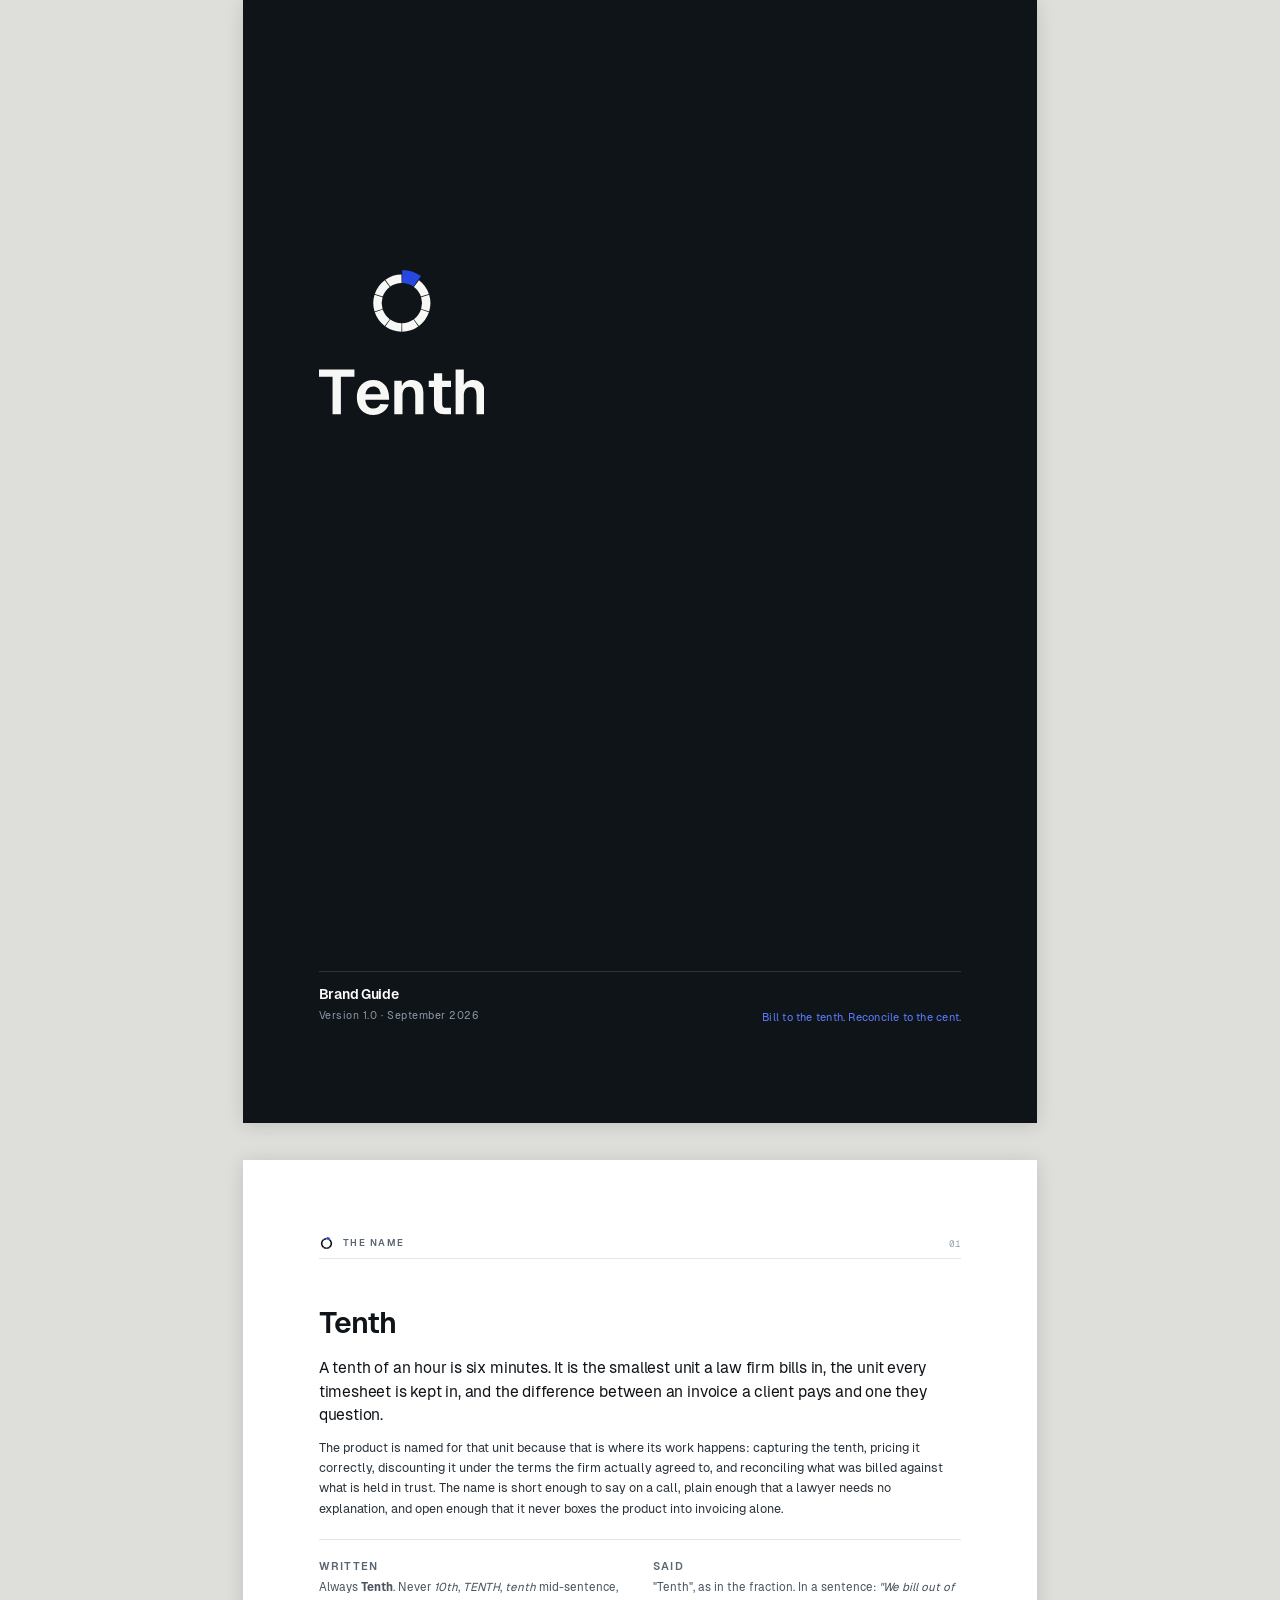
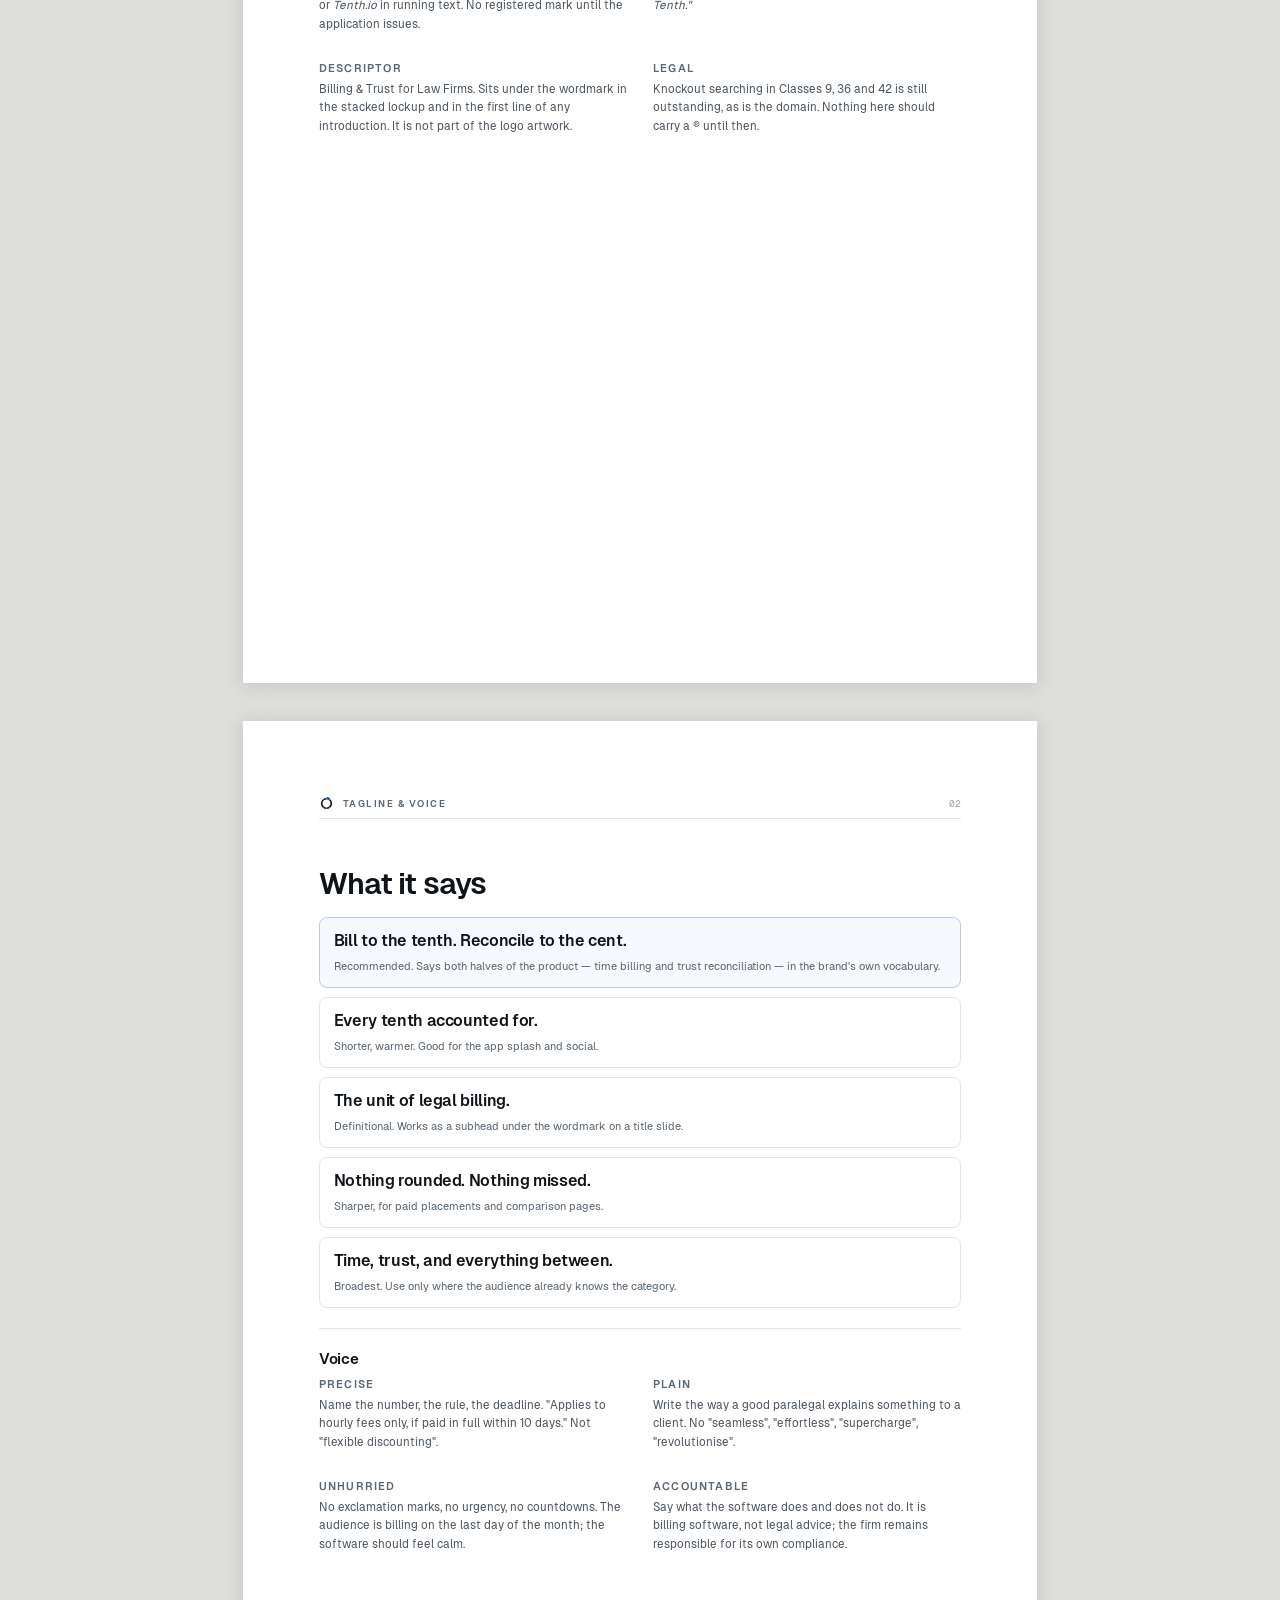
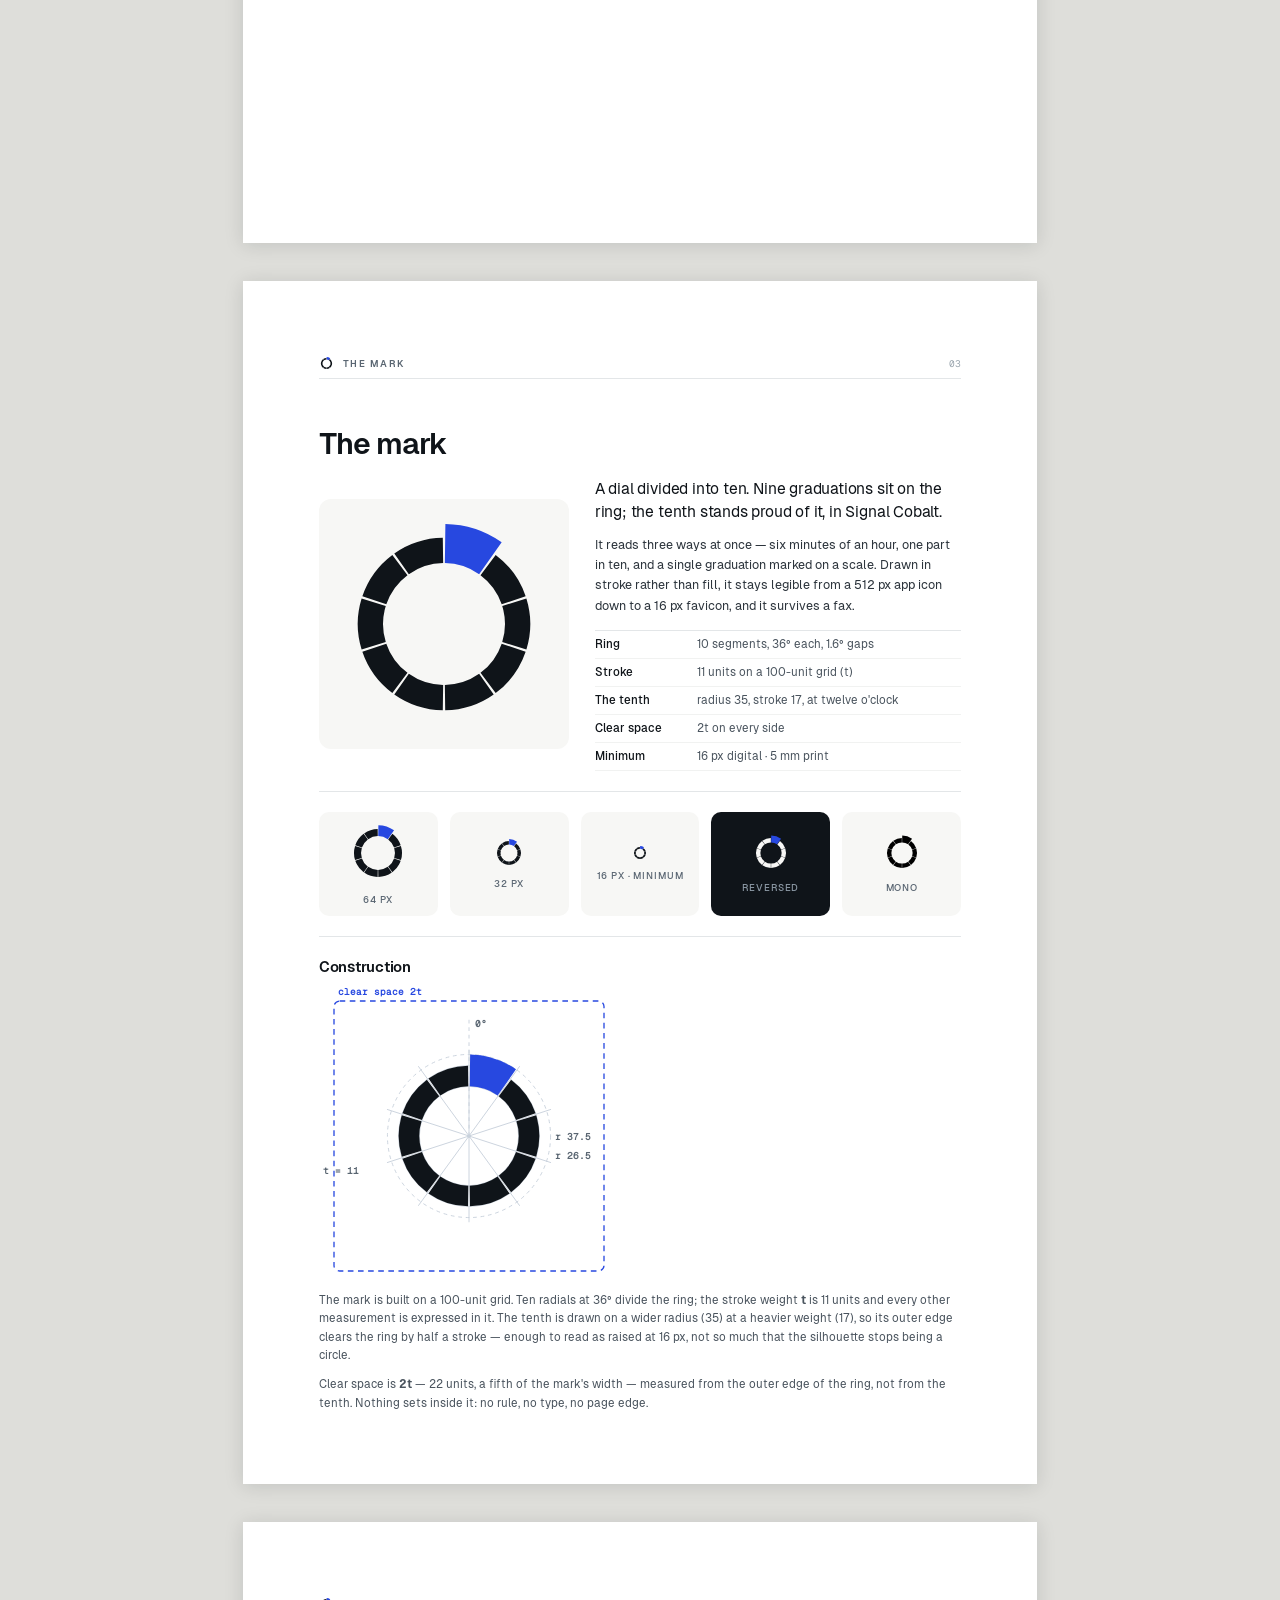
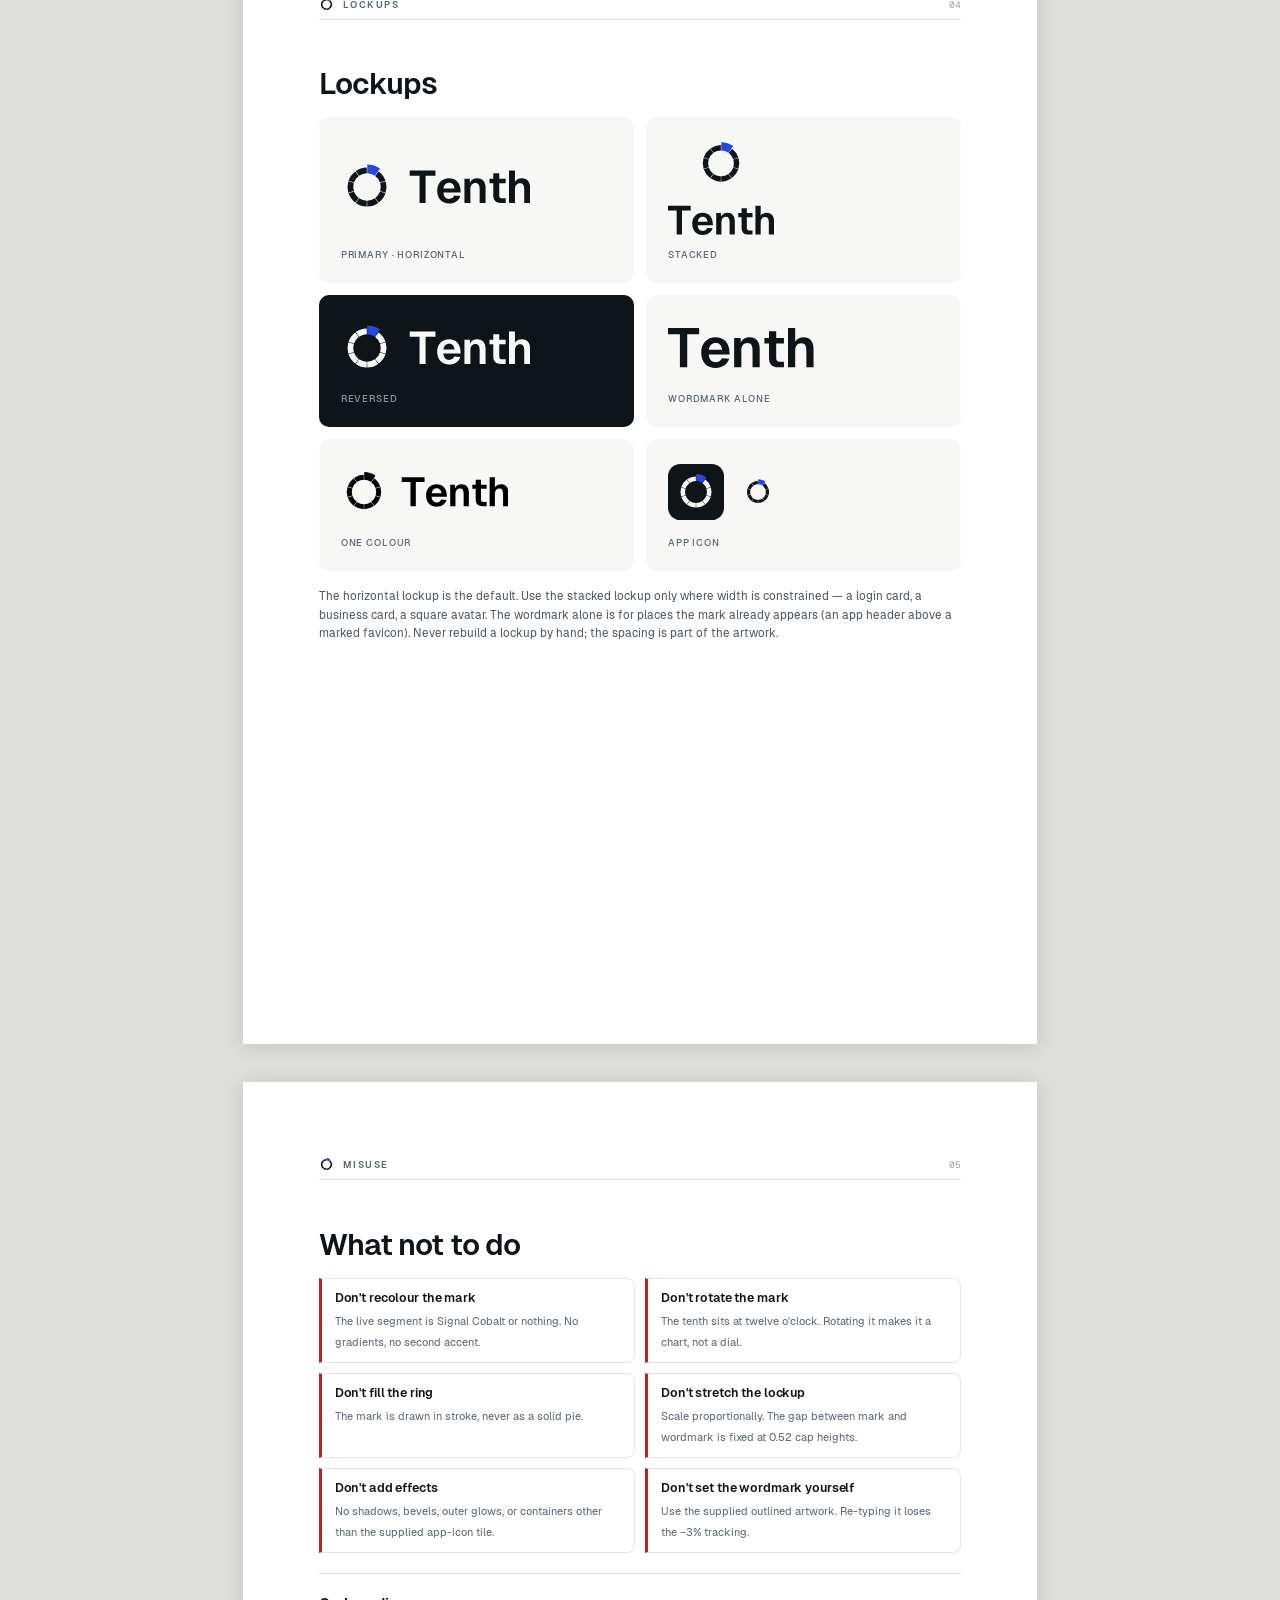
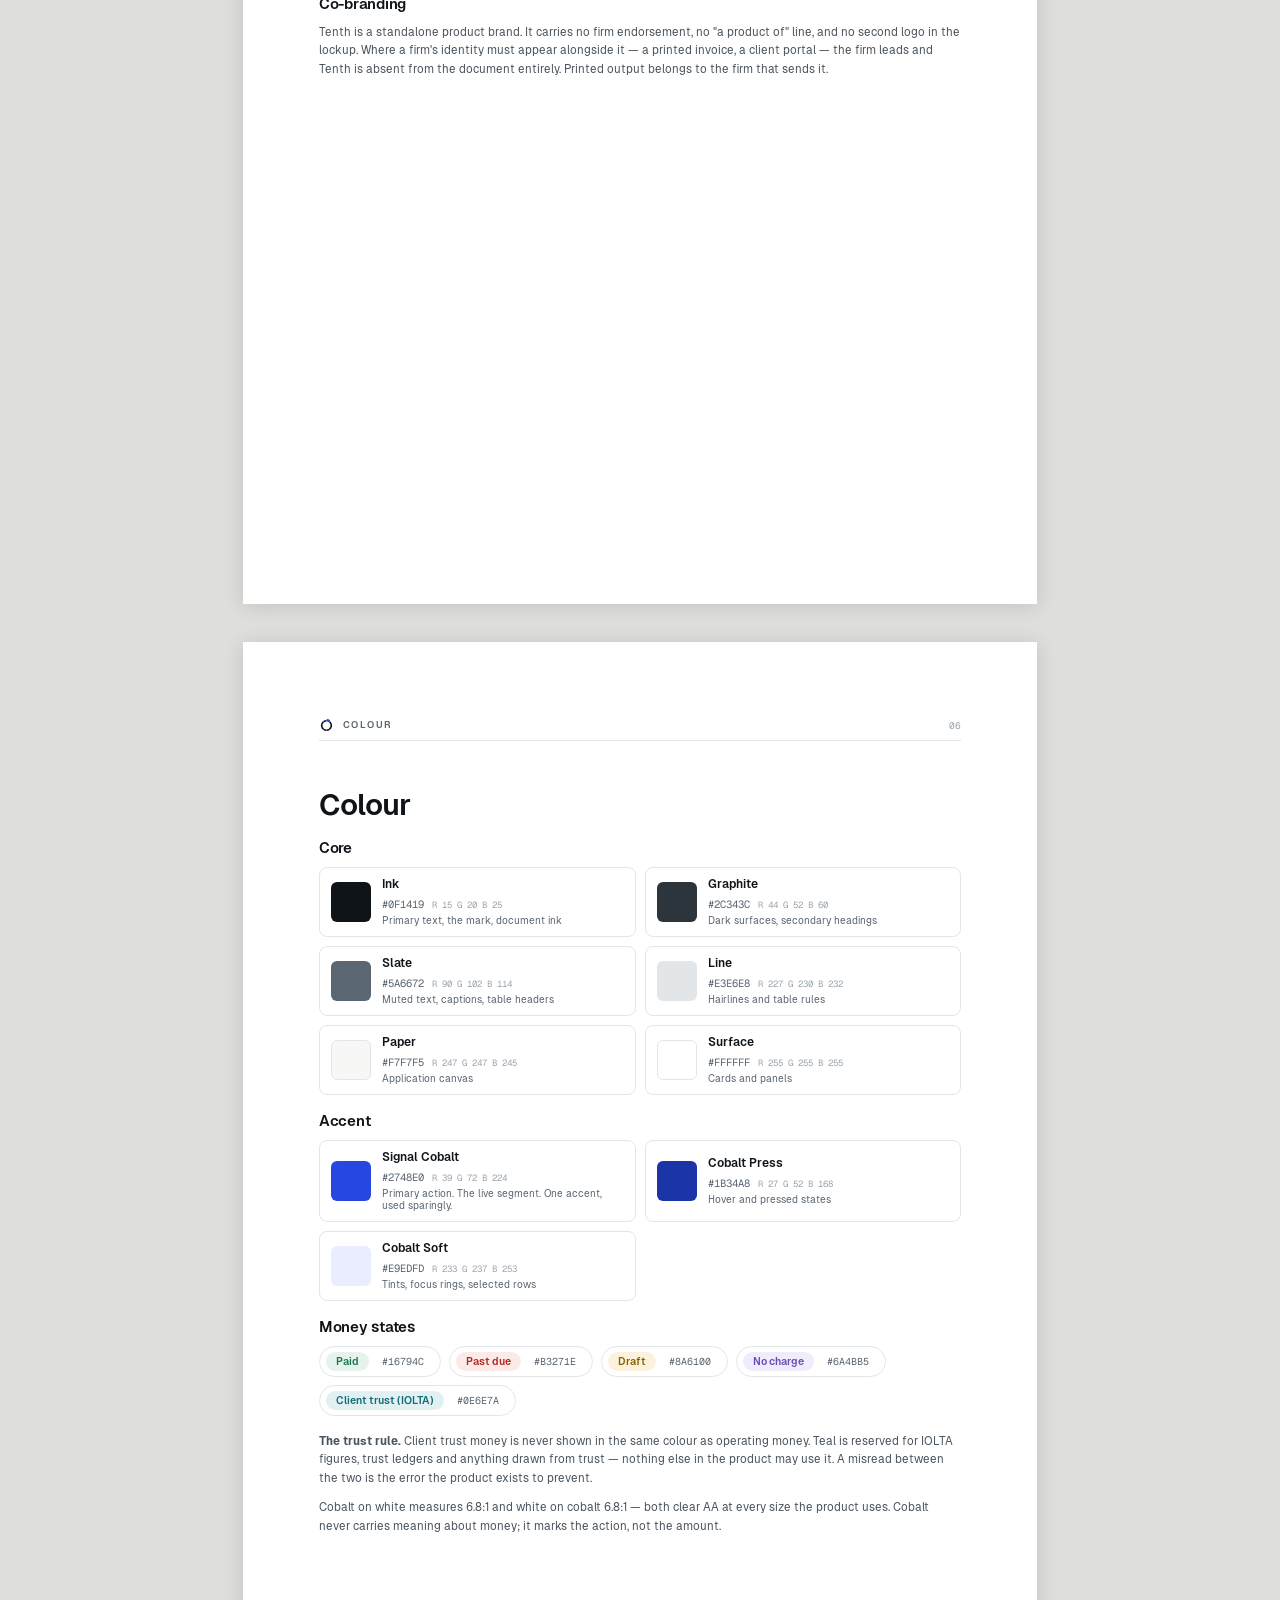
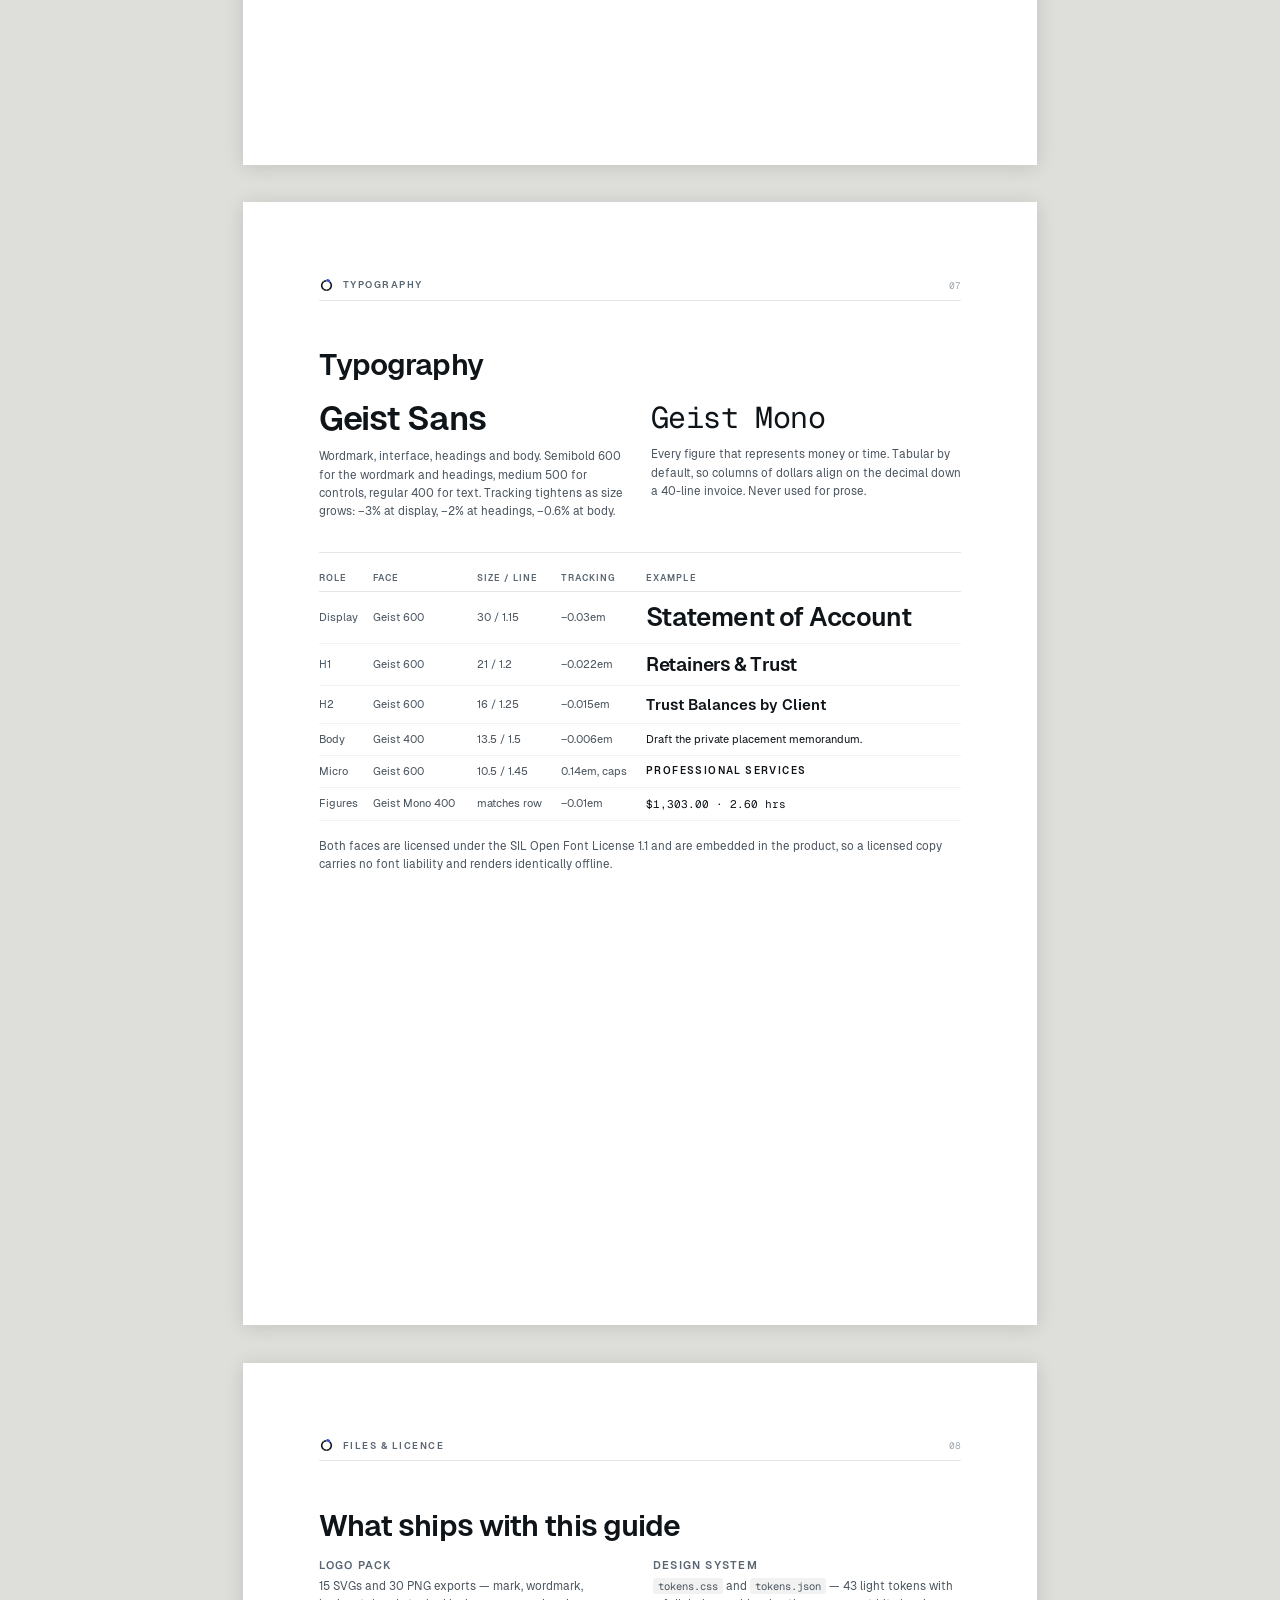
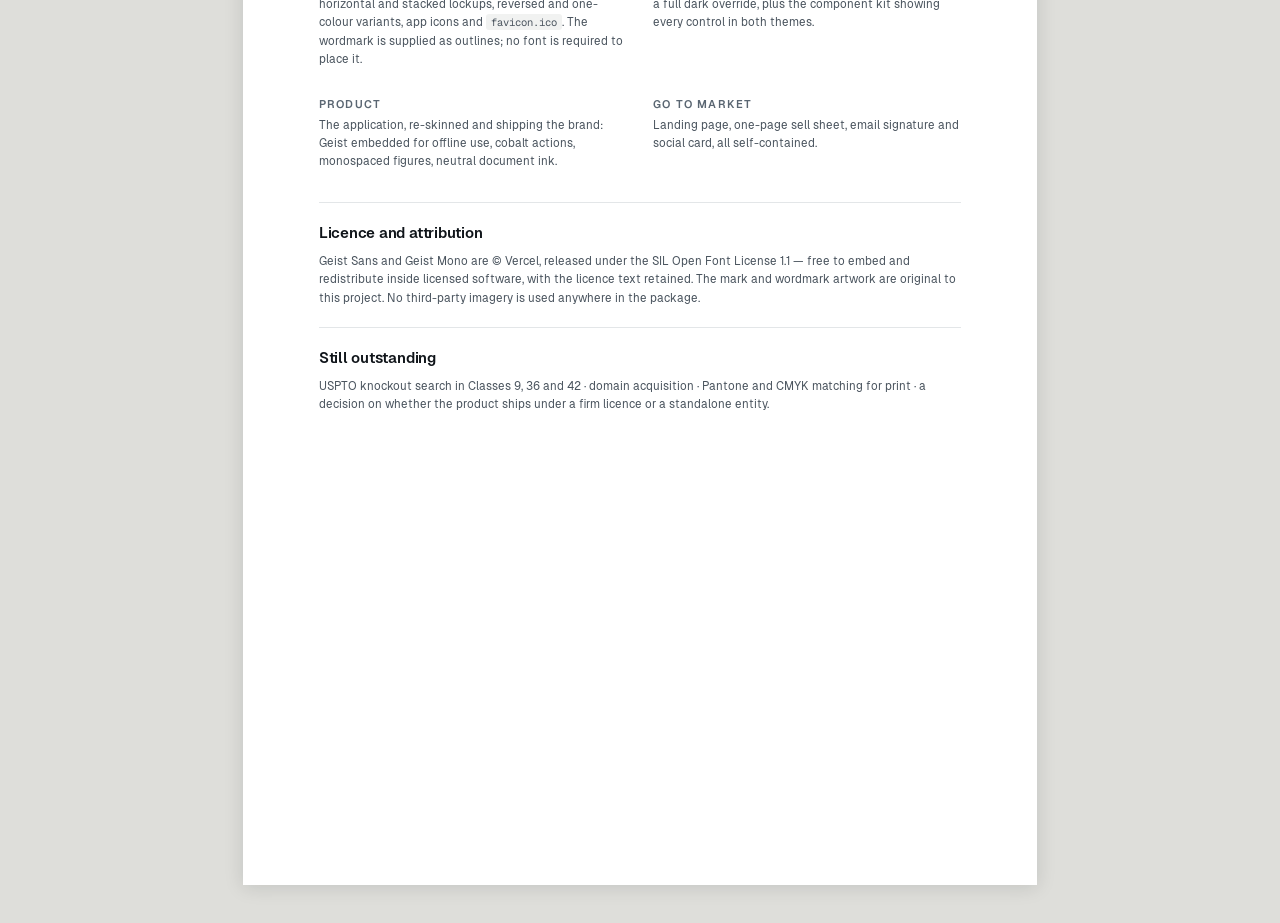
<file: brand/01-identity/tenth-brand-guide.html>
<!doctype html><html lang="en"><head><meta charset="utf-8"><title>Tenth — Brand Guide</title><style>
@font-face{font-family:'Geist';font-style:normal;font-weight:400;font-display:block;src:url([data-uri]) format('woff2');}@font-face{font-family:'Geist';font-style:normal;font-weight:500;font-display:block;src:url([data-uri]) format('woff2');}@font-face{font-family:'Geist';font-style:normal;font-weight:600;font-display:block;src:url([data-uri]) format('woff2');}@font-face{font-family:'Geist';font-style:normal;font-weight:700;font-display:block;src:url([data-uri]) format('woff2');}@font-face{font-family:'Geist Mono';font-style:normal;font-weight:400;font-display:block;src:url([data-uri]) format('woff2');}
*{box-sizing:border-box}
html,body{margin:0;padding:0;background:#DEDEDA;
  font-family:'Geist',-apple-system,sans-serif;color:#0F1419;-webkit-font-smoothing:antialiased;}
.page{width:210mm;min-height:297mm;background:#fff;margin:0 auto 10mm;padding:20mm 20mm 16mm;position:relative;
  page-break-after:always;box-shadow:0 2px 18px rgba(15,20,25,.13);}
.pg-head{display:flex;align-items:center;gap:9px;padding-bottom:7px;border-bottom:1px solid #E3E6E8;margin-bottom:12mm;}
.pg-mark{display:flex} .pg-t{font-size:9.5px;letter-spacing:.16em;text-transform:uppercase;font-weight:600;color:#5A6672}
.pg-n{margin-left:auto;font-family:'Geist Mono',monospace;font-size:9.5px;color:#9AA5AE}
h2{font-size:30px;font-weight:600;letter-spacing:-.03em;margin:0 0 14px}
h3{font-size:15px;font-weight:600;letter-spacing:-.015em;margin:0 0 10px}
h4{font-size:11px;font-weight:600;letter-spacing:.11em;text-transform:uppercase;color:#5A6672;margin:0 0 5px}
p{font-size:12.5px;line-height:1.62;color:#2C343C;margin:0 0 11px}
.lede{font-size:15.5px;line-height:1.52;color:#0F1419;letter-spacing:-.012em}
.sm{font-size:11.5px;line-height:1.6;color:#4A545E}
.mt{margin-top:16px}
.rule{height:1px;background:#E3E6E8;margin:20px 0}
.cols{display:grid;grid-template-columns:1fr 1fr;gap:18px 26px}
code{font-family:'Geist Mono',monospace;font-size:10.5px;background:#F1F2F1;padding:1px 5px;border-radius:3px}
/* cover */
.cover{background:#0F1419;color:#fff;display:flex;flex-direction:column;justify-content:space-between;padding:26mm 20mm}
.cv-mark{margin-top:44mm}
.cv-foot{display:flex;align-items:flex-end;justify-content:space-between;border-top:1px solid #2C343C;padding-top:14px}
.cv-foot b{display:block;font-size:14px;font-weight:600;letter-spacing:-.02em}
.cv-foot span{font-size:10.5px;color:#8B98A4;letter-spacing:.05em}
.cv-tag{font-size:11px;color:#5B7BFF;letter-spacing:.02em;max-width:60mm;text-align:right}
/* name page */
.taglist{display:flex;flex-direction:column;gap:9px}
.tg{border:1px solid #E3E6E8;border-radius:8px;padding:12px 14px}
.tg.rec{border-color:#BCC8F7;background:#F7F9FE}
.tg b{display:block;font-size:16px;font-weight:600;letter-spacing:-.022em;margin-bottom:3px}
.tg span{font-size:11px;color:#5A6672;line-height:1.55}
/* mark page */
.markpage{display:grid;grid-template-columns:250px 1fr;gap:26px;align-items:center}
.markbox{background:#F7F7F5;border-radius:12px;height:250px;display:flex;align-items:center;justify-content:center}
.specs{list-style:none;margin:14px 0 0;padding:0;border-top:1px solid #E3E6E8}
.specs li{font-size:11.5px;padding:6px 0;border-bottom:1px solid #F1F2F1;display:flex;gap:10px;color:#4A545E}
.specs b{min-width:92px;color:#0F1419;font-weight:500}
.sizes{display:flex;gap:12px}
.szbox{flex:1;background:#F7F7F5;border-radius:10px;height:104px;display:flex;flex-direction:column;align-items:center;justify-content:center;gap:9px}
.szbox.dk{background:#0F1419} .szbox.dk span{color:#8B98A4}
.szbox span{font-size:9.5px;letter-spacing:.09em;text-transform:uppercase;color:#5A6672;font-weight:500}
/* lockups */
.lkgrid{display:grid;grid-template-columns:1fr 1fr;gap:12px}
.lkbox{background:#F7F7F5;border-radius:10px;padding:22px;min-height:132px;display:flex;flex-direction:column;justify-content:space-between}
.lkbox.dk{background:#0F1419} .lkbox.dk span{color:#8B98A4}
.lkart{flex:1;display:flex;align-items:center}
.lkbox span{font-size:9.5px;letter-spacing:.09em;text-transform:uppercase;color:#5A6672;font-weight:500;margin-top:14px}
/* misuse */
.dontgrid{display:grid;grid-template-columns:1fr 1fr;gap:10px}
.dont{border:1px solid #E3E6E8;border-left:3px solid #B3271E;border-radius:0 8px 8px 0;padding:11px 13px}
.dont b{display:block;font-size:12.5px;font-weight:600;margin-bottom:3px;letter-spacing:-.01em}
.dont span{font-size:11px;color:#5A6672;line-height:1.55}
/* colour */
.swgrid{display:grid;grid-template-columns:1fr 1fr;gap:9px}
.sw{display:flex;gap:11px;align-items:center;border:1px solid #E3E6E8;border-radius:8px;padding:9px 11px}
.chip{width:40px;height:40px;border-radius:6px;flex:0 0 40px}
.swt b{display:block;font-size:12px;font-weight:600}
.swt code{background:none;padding:0;color:#5A6672;font-size:10.5px}
.swt span{font-family:'Geist Mono',monospace;font-size:9px;color:#9AA5AE;margin-left:8px}
.swt em{display:block;font-style:normal;font-size:10px;color:#5A6672;margin-top:2px}
.money{display:flex;flex-wrap:wrap;gap:8px}
.mn{display:flex;align-items:center;gap:8px;border:1px solid #E3E6E8;border-radius:999px;padding:5px 11px 5px 6px}
.pill{font-size:10.5px;font-weight:600;padding:3px 10px;border-radius:999px}
.mn code{background:none;font-size:10px;color:#5A6672}
/* type */
.typespec{display:grid;grid-template-columns:1fr 1fr;gap:22px}
.tsbig{font-size:34px;font-weight:600;letter-spacing:-.03em;margin-bottom:8px}
.tsbig.mono{font-family:'Geist Mono',monospace;font-size:30px;font-weight:400;letter-spacing:-.02em}
table.scale{width:100%;border-collapse:collapse;font-size:11px}
table.scale th{text-align:left;font-size:9px;letter-spacing:.12em;text-transform:uppercase;color:#5A6672;
  font-weight:600;padding:0 8px 7px 0;border-bottom:1px solid #E3E6E8}
table.scale td{padding:9px 8px 9px 0;border-bottom:1px solid #F1F2F1;color:#4A545E;vertical-align:middle}
table.scale td.ex{color:#0F1419} .mono{font-family:'Geist Mono',monospace}
@page{size:A4;margin:0}
@media print{body{background:#fff} .page{box-shadow:none;margin:0}}
</style></head><body>
<section class="page cover">
  <div class="cv-mark"><svg height="150" xmlns="http://www.w3.org/2000/svg" viewBox="0 0 2627.00 2378.06"><g transform="translate(709.29 0.00) scale(12.08420)"><path d="M50.489 15.003 A35.0 35.0 0 0 1 70.175 21.400" fill="none" stroke="#2748E0" stroke-width="17.0"/><path d="M69.169 24.377 A32 32 0 0 1 80.293 39.687" fill="none" stroke="#F7F7F5" stroke-width="11"/><path d="M80.569 40.537 A32 32 0 0 1 80.569 59.463" fill="none" stroke="#F7F7F5" stroke-width="11"/><path d="M80.293 60.313 A32 32 0 0 1 69.169 75.623" fill="none" stroke="#F7F7F5" stroke-width="11"/><path d="M68.446 76.149 A32 32 0 0 1 50.447 81.997" fill="none" stroke="#F7F7F5" stroke-width="11"/><path d="M49.553 81.997 A32 32 0 0 1 31.554 76.149" fill="none" stroke="#F7F7F5" stroke-width="11"/><path d="M30.831 75.623 A32 32 0 0 1 19.707 60.313" fill="none" stroke="#F7F7F5" stroke-width="11"/><path d="M19.431 59.463 A32 32 0 0 1 19.431 40.537" fill="none" stroke="#F7F7F5" stroke-width="11"/><path d="M19.707 39.687 A32 32 0 0 1 30.831 24.377" fill="none" stroke="#F7F7F5" stroke-width="11"/><path d="M31.554 23.851 A32 32 0 0 1 49.553 18.003" fill="none" stroke="#F7F7F5" stroke-width="11"/></g><g transform="translate(0.00 1656.06)"><g fill="#F7F7F5" transform="translate(-26.0 710.0) scale(1 -1)"><path transform="translate(0.00 0)" d="M588 710H26V595H241V0H373V595H588Z"/><path transform="translate(584.00 0)" d="M42 265C42 97 146 -12 304 -12C419 -12 515 51 546 153L414 163C395 117 352 90 304 90C229 90 183 142 177 230H554L553 262C551 450 440 542 304 542C146 542 42 433 42 265ZM179 316C189 393 234 440 304 440C360 440 410 406 420 316Z"/><path transform="translate(1150.00 0)" d="M70 530V0H200V300C200 388 240 437 311 437C379 437 402 388 402 300V0H531V341C531 460 467 542 350 542C279 542 219 514 190 444L187 530Z"/><path transform="translate(1721.00 0)" d="M128 650V530H45V430H128V163C128 55 187 0 296 0H398V101H318C278 101 258 122 258 163V430H398V530H258V650Z"/><path transform="translate(2122.00 0)" d="M70 710V0H200V296C200 384 240 433 311 433C379 433 402 384 402 296V0H531V341C531 456 469 542 353 542C290 542 232 519 200 462V710Z"/></g></g></svg></div>
  <div class="cv-foot"><div><b>Brand Guide</b><span>Version 1.0 &middot; September 2026</span></div>
  <div class="cv-tag">Bill to the tenth. Reconcile to the cent.</div></div>
</section><section class="page "><div class="pg-head"><span class="pg-mark"><svg width="15" height="15" xmlns="http://www.w3.org/2000/svg" viewBox="0 0 100 100"><path d="M50.489 15.003 A35.0 35.0 0 0 1 70.175 21.400" fill="none" stroke="#2748E0" stroke-width="17.0"/><path d="M69.169 24.377 A32 32 0 0 1 80.293 39.687" fill="none" stroke="#0F1419" stroke-width="11"/><path d="M80.569 40.537 A32 32 0 0 1 80.569 59.463" fill="none" stroke="#0F1419" stroke-width="11"/><path d="M80.293 60.313 A32 32 0 0 1 69.169 75.623" fill="none" stroke="#0F1419" stroke-width="11"/><path d="M68.446 76.149 A32 32 0 0 1 50.447 81.997" fill="none" stroke="#0F1419" stroke-width="11"/><path d="M49.553 81.997 A32 32 0 0 1 31.554 76.149" fill="none" stroke="#0F1419" stroke-width="11"/><path d="M30.831 75.623 A32 32 0 0 1 19.707 60.313" fill="none" stroke="#0F1419" stroke-width="11"/><path d="M19.431 59.463 A32 32 0 0 1 19.431 40.537" fill="none" stroke="#0F1419" stroke-width="11"/><path d="M19.707 39.687 A32 32 0 0 1 30.831 24.377" fill="none" stroke="#0F1419" stroke-width="11"/><path d="M31.554 23.851 A32 32 0 0 1 49.553 18.003" fill="none" stroke="#0F1419" stroke-width="11"/></svg></span>
      <span class="pg-t">The name</span><span class="pg-n">01</span></div>
<h2>Tenth</h2>
<p class="lede">A tenth of an hour is six minutes. It is the smallest unit a law firm bills in, the unit every timesheet is kept in, and the difference between an invoice a client pays and one they question.</p>
<p>The product is named for that unit because that is where its work happens: capturing the tenth, pricing it correctly, discounting it under the terms the firm actually agreed to, and reconciling what was billed against what is held in trust. The name is short enough to say on a call, plain enough that a lawyer needs no explanation, and open enough that it never boxes the product into invoicing alone.</p>
<div class="rule"></div>
<div class="cols">
  <div><h4>Written</h4><p class="sm">Always <b>Tenth</b>. Never <i>10th</i>, <i>TENTH</i>, <i>tenth</i> mid-sentence, or <i>Tenth.io</i> in running text. No registered mark until the application issues.</p></div>
  <div><h4>Said</h4><p class="sm">"Tenth", as in the fraction. In a sentence: <i>"We bill out of Tenth."</i></p></div>
  <div><h4>Descriptor</h4><p class="sm">Billing &amp; Trust for Law Firms. Sits under the wordmark in the stacked lockup and in the first line of any introduction. It is not part of the logo artwork.</p></div>
  <div><h4>Legal</h4><p class="sm">Knockout searching in Classes 9, 36 and 42 is still outstanding, as is the domain. Nothing here should carry a &reg; until then.</p></div>
</div></section><section class="page "><div class="pg-head"><span class="pg-mark"><svg width="15" height="15" xmlns="http://www.w3.org/2000/svg" viewBox="0 0 100 100"><path d="M50.489 15.003 A35.0 35.0 0 0 1 70.175 21.400" fill="none" stroke="#2748E0" stroke-width="17.0"/><path d="M69.169 24.377 A32 32 0 0 1 80.293 39.687" fill="none" stroke="#0F1419" stroke-width="11"/><path d="M80.569 40.537 A32 32 0 0 1 80.569 59.463" fill="none" stroke="#0F1419" stroke-width="11"/><path d="M80.293 60.313 A32 32 0 0 1 69.169 75.623" fill="none" stroke="#0F1419" stroke-width="11"/><path d="M68.446 76.149 A32 32 0 0 1 50.447 81.997" fill="none" stroke="#0F1419" stroke-width="11"/><path d="M49.553 81.997 A32 32 0 0 1 31.554 76.149" fill="none" stroke="#0F1419" stroke-width="11"/><path d="M30.831 75.623 A32 32 0 0 1 19.707 60.313" fill="none" stroke="#0F1419" stroke-width="11"/><path d="M19.431 59.463 A32 32 0 0 1 19.431 40.537" fill="none" stroke="#0F1419" stroke-width="11"/><path d="M19.707 39.687 A32 32 0 0 1 30.831 24.377" fill="none" stroke="#0F1419" stroke-width="11"/><path d="M31.554 23.851 A32 32 0 0 1 49.553 18.003" fill="none" stroke="#0F1419" stroke-width="11"/></svg></span>
      <span class="pg-t">Tagline &amp; voice</span><span class="pg-n">02</span></div>
<h2>What it says</h2>
<div class="taglist"><div class="tg rec"><b>Bill to the tenth. Reconcile to the cent.</b><span>Recommended. Says both halves of the product — time billing and trust reconciliation — in the brand's own vocabulary.</span></div><div class="tg"><b>Every tenth accounted for.</b><span>Shorter, warmer. Good for the app splash and social.</span></div><div class="tg"><b>The unit of legal billing.</b><span>Definitional. Works as a subhead under the wordmark on a title slide.</span></div><div class="tg"><b>Nothing rounded. Nothing missed.</b><span>Sharper, for paid placements and comparison pages.</span></div><div class="tg"><b>Time, trust, and everything between.</b><span>Broadest. Use only where the audience already knows the category.</span></div></div>
<div class="rule"></div>
<h3>Voice</h3>
<div class="cols">
 <div><h4>Precise</h4><p class="sm">Name the number, the rule, the deadline. "Applies to hourly fees only, if paid in full within 10 days." Not "flexible discounting".</p></div>
 <div><h4>Plain</h4><p class="sm">Write the way a good paralegal explains something to a client. No "seamless", "effortless", "supercharge", "revolutionise".</p></div>
 <div><h4>Unhurried</h4><p class="sm">No exclamation marks, no urgency, no countdowns. The audience is billing on the last day of the month; the software should feel calm.</p></div>
 <div><h4>Accountable</h4><p class="sm">Say what the software does and does not do. It is billing software, not legal advice; the firm remains responsible for its own compliance.</p></div>
</div></section><section class="page "><div class="pg-head"><span class="pg-mark"><svg width="15" height="15" xmlns="http://www.w3.org/2000/svg" viewBox="0 0 100 100"><path d="M50.489 15.003 A35.0 35.0 0 0 1 70.175 21.400" fill="none" stroke="#2748E0" stroke-width="17.0"/><path d="M69.169 24.377 A32 32 0 0 1 80.293 39.687" fill="none" stroke="#0F1419" stroke-width="11"/><path d="M80.569 40.537 A32 32 0 0 1 80.569 59.463" fill="none" stroke="#0F1419" stroke-width="11"/><path d="M80.293 60.313 A32 32 0 0 1 69.169 75.623" fill="none" stroke="#0F1419" stroke-width="11"/><path d="M68.446 76.149 A32 32 0 0 1 50.447 81.997" fill="none" stroke="#0F1419" stroke-width="11"/><path d="M49.553 81.997 A32 32 0 0 1 31.554 76.149" fill="none" stroke="#0F1419" stroke-width="11"/><path d="M30.831 75.623 A32 32 0 0 1 19.707 60.313" fill="none" stroke="#0F1419" stroke-width="11"/><path d="M19.431 59.463 A32 32 0 0 1 19.431 40.537" fill="none" stroke="#0F1419" stroke-width="11"/><path d="M19.707 39.687 A32 32 0 0 1 30.831 24.377" fill="none" stroke="#0F1419" stroke-width="11"/><path d="M31.554 23.851 A32 32 0 0 1 49.553 18.003" fill="none" stroke="#0F1419" stroke-width="11"/></svg></span>
      <span class="pg-t">The mark</span><span class="pg-n">03</span></div>
<h2>The mark</h2>
<div class="markpage">
  <div class="markbox"><svg width="230" height="230" xmlns="http://www.w3.org/2000/svg" viewBox="0 0 100 100"><path d="M50.489 15.003 A35.0 35.0 0 0 1 70.175 21.400" fill="none" stroke="#2748E0" stroke-width="17.0"/><path d="M69.169 24.377 A32 32 0 0 1 80.293 39.687" fill="none" stroke="#0F1419" stroke-width="11"/><path d="M80.569 40.537 A32 32 0 0 1 80.569 59.463" fill="none" stroke="#0F1419" stroke-width="11"/><path d="M80.293 60.313 A32 32 0 0 1 69.169 75.623" fill="none" stroke="#0F1419" stroke-width="11"/><path d="M68.446 76.149 A32 32 0 0 1 50.447 81.997" fill="none" stroke="#0F1419" stroke-width="11"/><path d="M49.553 81.997 A32 32 0 0 1 31.554 76.149" fill="none" stroke="#0F1419" stroke-width="11"/><path d="M30.831 75.623 A32 32 0 0 1 19.707 60.313" fill="none" stroke="#0F1419" stroke-width="11"/><path d="M19.431 59.463 A32 32 0 0 1 19.431 40.537" fill="none" stroke="#0F1419" stroke-width="11"/><path d="M19.707 39.687 A32 32 0 0 1 30.831 24.377" fill="none" stroke="#0F1419" stroke-width="11"/><path d="M31.554 23.851 A32 32 0 0 1 49.553 18.003" fill="none" stroke="#0F1419" stroke-width="11"/></svg></div>
  <div>
   <p class="lede">A dial divided into ten. Nine graduations sit on the ring; the tenth stands proud of it, in Signal Cobalt.</p>
   <p>It reads three ways at once — six minutes of an hour, one part in ten, and a single graduation marked on a scale. Drawn in stroke rather than fill, it stays legible from a 512&nbsp;px app icon down to a 16&nbsp;px favicon, and it survives a fax.</p>
   <ul class="specs">
     <li><b>Ring</b> 10 segments, 36&deg; each, 1.6&deg; gaps</li>
     <li><b>Stroke</b> 11 units on a 100-unit grid (t)</li>
     <li><b>The tenth</b> radius 35, stroke 17, at twelve o'clock</li>
     <li><b>Clear space</b> 2t on every side</li>
     <li><b>Minimum</b> 16&nbsp;px digital &middot; 5&nbsp;mm print</li>
   </ul>
  </div>
</div>
<div class="rule"></div>
<div class="sizes">
  <div class="szbox"><svg width="64" height="64" xmlns="http://www.w3.org/2000/svg" viewBox="0 0 100 100"><path d="M50.489 15.003 A35.0 35.0 0 0 1 70.175 21.400" fill="none" stroke="#2748E0" stroke-width="17.0"/><path d="M69.169 24.377 A32 32 0 0 1 80.293 39.687" fill="none" stroke="#0F1419" stroke-width="11"/><path d="M80.569 40.537 A32 32 0 0 1 80.569 59.463" fill="none" stroke="#0F1419" stroke-width="11"/><path d="M80.293 60.313 A32 32 0 0 1 69.169 75.623" fill="none" stroke="#0F1419" stroke-width="11"/><path d="M68.446 76.149 A32 32 0 0 1 50.447 81.997" fill="none" stroke="#0F1419" stroke-width="11"/><path d="M49.553 81.997 A32 32 0 0 1 31.554 76.149" fill="none" stroke="#0F1419" stroke-width="11"/><path d="M30.831 75.623 A32 32 0 0 1 19.707 60.313" fill="none" stroke="#0F1419" stroke-width="11"/><path d="M19.431 59.463 A32 32 0 0 1 19.431 40.537" fill="none" stroke="#0F1419" stroke-width="11"/><path d="M19.707 39.687 A32 32 0 0 1 30.831 24.377" fill="none" stroke="#0F1419" stroke-width="11"/><path d="M31.554 23.851 A32 32 0 0 1 49.553 18.003" fill="none" stroke="#0F1419" stroke-width="11"/></svg><span>64 px</span></div>
  <div class="szbox"><svg width="32" height="32" xmlns="http://www.w3.org/2000/svg" viewBox="0 0 100 100"><path d="M50.489 15.003 A35.0 35.0 0 0 1 70.175 21.400" fill="none" stroke="#2748E0" stroke-width="17.0"/><path d="M69.169 24.377 A32 32 0 0 1 80.293 39.687" fill="none" stroke="#0F1419" stroke-width="11"/><path d="M80.569 40.537 A32 32 0 0 1 80.569 59.463" fill="none" stroke="#0F1419" stroke-width="11"/><path d="M80.293 60.313 A32 32 0 0 1 69.169 75.623" fill="none" stroke="#0F1419" stroke-width="11"/><path d="M68.446 76.149 A32 32 0 0 1 50.447 81.997" fill="none" stroke="#0F1419" stroke-width="11"/><path d="M49.553 81.997 A32 32 0 0 1 31.554 76.149" fill="none" stroke="#0F1419" stroke-width="11"/><path d="M30.831 75.623 A32 32 0 0 1 19.707 60.313" fill="none" stroke="#0F1419" stroke-width="11"/><path d="M19.431 59.463 A32 32 0 0 1 19.431 40.537" fill="none" stroke="#0F1419" stroke-width="11"/><path d="M19.707 39.687 A32 32 0 0 1 30.831 24.377" fill="none" stroke="#0F1419" stroke-width="11"/><path d="M31.554 23.851 A32 32 0 0 1 49.553 18.003" fill="none" stroke="#0F1419" stroke-width="11"/></svg><span>32 px</span></div>
  <div class="szbox"><svg width="16" height="16" xmlns="http://www.w3.org/2000/svg" viewBox="0 0 100 100"><path d="M50.489 15.003 A35.0 35.0 0 0 1 70.175 21.400" fill="none" stroke="#2748E0" stroke-width="17.0"/><path d="M69.169 24.377 A32 32 0 0 1 80.293 39.687" fill="none" stroke="#0F1419" stroke-width="11"/><path d="M80.569 40.537 A32 32 0 0 1 80.569 59.463" fill="none" stroke="#0F1419" stroke-width="11"/><path d="M80.293 60.313 A32 32 0 0 1 69.169 75.623" fill="none" stroke="#0F1419" stroke-width="11"/><path d="M68.446 76.149 A32 32 0 0 1 50.447 81.997" fill="none" stroke="#0F1419" stroke-width="11"/><path d="M49.553 81.997 A32 32 0 0 1 31.554 76.149" fill="none" stroke="#0F1419" stroke-width="11"/><path d="M30.831 75.623 A32 32 0 0 1 19.707 60.313" fill="none" stroke="#0F1419" stroke-width="11"/><path d="M19.431 59.463 A32 32 0 0 1 19.431 40.537" fill="none" stroke="#0F1419" stroke-width="11"/><path d="M19.707 39.687 A32 32 0 0 1 30.831 24.377" fill="none" stroke="#0F1419" stroke-width="11"/><path d="M31.554 23.851 A32 32 0 0 1 49.553 18.003" fill="none" stroke="#0F1419" stroke-width="11"/></svg><span>16 px &middot; minimum</span></div>
  <div class="szbox dk"><svg width="40" height="40" xmlns="http://www.w3.org/2000/svg" viewBox="0 0 100 100"><path d="M50.489 15.003 A35.0 35.0 0 0 1 70.175 21.400" fill="none" stroke="#2748E0" stroke-width="17.0"/><path d="M69.169 24.377 A32 32 0 0 1 80.293 39.687" fill="none" stroke="#F7F7F5" stroke-width="11"/><path d="M80.569 40.537 A32 32 0 0 1 80.569 59.463" fill="none" stroke="#F7F7F5" stroke-width="11"/><path d="M80.293 60.313 A32 32 0 0 1 69.169 75.623" fill="none" stroke="#F7F7F5" stroke-width="11"/><path d="M68.446 76.149 A32 32 0 0 1 50.447 81.997" fill="none" stroke="#F7F7F5" stroke-width="11"/><path d="M49.553 81.997 A32 32 0 0 1 31.554 76.149" fill="none" stroke="#F7F7F5" stroke-width="11"/><path d="M30.831 75.623 A32 32 0 0 1 19.707 60.313" fill="none" stroke="#F7F7F5" stroke-width="11"/><path d="M19.431 59.463 A32 32 0 0 1 19.431 40.537" fill="none" stroke="#F7F7F5" stroke-width="11"/><path d="M19.707 39.687 A32 32 0 0 1 30.831 24.377" fill="none" stroke="#F7F7F5" stroke-width="11"/><path d="M31.554 23.851 A32 32 0 0 1 49.553 18.003" fill="none" stroke="#F7F7F5" stroke-width="11"/></svg><span>reversed</span></div>
  <div class="szbox"><svg width="40" height="40" xmlns="http://www.w3.org/2000/svg" viewBox="0 0 100 100"><path d="M50.489 15.003 A35.0 35.0 0 0 1 70.175 21.400" fill="none" stroke="#000000" stroke-width="17.0"/><path d="M69.169 24.377 A32 32 0 0 1 80.293 39.687" fill="none" stroke="#000000" stroke-width="11"/><path d="M80.569 40.537 A32 32 0 0 1 80.569 59.463" fill="none" stroke="#000000" stroke-width="11"/><path d="M80.293 60.313 A32 32 0 0 1 69.169 75.623" fill="none" stroke="#000000" stroke-width="11"/><path d="M68.446 76.149 A32 32 0 0 1 50.447 81.997" fill="none" stroke="#000000" stroke-width="11"/><path d="M49.553 81.997 A32 32 0 0 1 31.554 76.149" fill="none" stroke="#000000" stroke-width="11"/><path d="M30.831 75.623 A32 32 0 0 1 19.707 60.313" fill="none" stroke="#000000" stroke-width="11"/><path d="M19.431 59.463 A32 32 0 0 1 19.431 40.537" fill="none" stroke="#000000" stroke-width="11"/><path d="M19.707 39.687 A32 32 0 0 1 30.831 24.377" fill="none" stroke="#000000" stroke-width="11"/><path d="M31.554 23.851 A32 32 0 0 1 49.553 18.003" fill="none" stroke="#000000" stroke-width="11"/></svg><span>mono</span></div>
</div>
<div class="rule"></div>
<h3>Construction</h3>
<div class="construction">
  <div class="cbox"><svg viewBox="-30 -30 160 160" width="300" height="300">
  <defs><style>
    .g{stroke:#C9D2DC;stroke-width:.5;fill:none}
    .gd{stroke:#C9D2DC;stroke-width:.5;fill:none;stroke-dasharray:2 2}
    .cs{stroke:#2748E0;stroke-width:.7;fill:none;stroke-dasharray:3 2.4}
    .lb{font:600 5px 'Geist Mono',monospace;fill:#5A6672}
    .lbc{font:600 5px 'Geist Mono',monospace;fill:#2748E0}
  </style></defs>
  <rect x="-22" y="-22" width="144" height="144" rx="3" class="cs"/>
  <circle cx="50" cy="50" r="43.5" class="gd"/><circle cx="50" cy="50" r="37.5" class="g"/>
  <circle cx="50" cy="50" r="26.5" class="g"/><circle cx="50" cy="50" r="1" fill="#C9D2DC"/>
  <line x1="50" y1="50" x2="50.00" y2="4.00" class="g"/><line x1="50" y1="50" x2="77.04" y2="12.79" class="g"/><line x1="50" y1="50" x2="93.75" y2="35.79" class="g"/><line x1="50" y1="50" x2="93.75" y2="64.21" class="g"/><line x1="50" y1="50" x2="77.04" y2="87.21" class="g"/><line x1="50" y1="50" x2="50.00" y2="96.00" class="g"/><line x1="50" y1="50" x2="22.96" y2="87.21" class="g"/><line x1="50" y1="50" x2="6.25" y2="64.21" class="g"/><line x1="50" y1="50" x2="6.25" y2="35.79" class="g"/><line x1="50" y1="50" x2="22.96" y2="12.79" class="g"/>
  <path d="M50.489 15.003 A35.0 35.0 0 0 1 70.175 21.400" fill="none" stroke="#2748E0" stroke-width="17.0"/><path d="M69.169 24.377 A32 32 0 0 1 80.293 39.687" fill="none" stroke="#0F1419" stroke-width="11"/><path d="M80.569 40.537 A32 32 0 0 1 80.569 59.463" fill="none" stroke="#0F1419" stroke-width="11"/><path d="M80.293 60.313 A32 32 0 0 1 69.169 75.623" fill="none" stroke="#0F1419" stroke-width="11"/><path d="M68.446 76.149 A32 32 0 0 1 50.447 81.997" fill="none" stroke="#0F1419" stroke-width="11"/><path d="M49.553 81.997 A32 32 0 0 1 31.554 76.149" fill="none" stroke="#0F1419" stroke-width="11"/><path d="M30.831 75.623 A32 32 0 0 1 19.707 60.313" fill="none" stroke="#0F1419" stroke-width="11"/><path d="M19.431 59.463 A32 32 0 0 1 19.431 40.537" fill="none" stroke="#0F1419" stroke-width="11"/><path d="M19.707 39.687 A32 32 0 0 1 30.831 24.377" fill="none" stroke="#0F1419" stroke-width="11"/><path d="M31.554 23.851 A32 32 0 0 1 49.553 18.003" fill="none" stroke="#0F1419" stroke-width="11"/>
  <line x1="50" y1="50" x2="50" y2="-14" class="gd"/>
  <text x="53" y="-8" class="lb">0&#176;</text>
  <text x="-20" y="-25" class="lbc">clear space 2t</text>
  <text x="96" y="52" class="lb">r 37.5</text>
  <text x="96" y="62" class="lb">r 26.5</text>
  <text x="-28" y="70" class="lb">t = 11</text>
</svg></div>
  <div>
    <p class="sm">The mark is built on a 100-unit grid. Ten radials at 36&deg; divide the ring; the stroke weight <b>t</b> is 11 units and every other measurement is expressed in it. The tenth is drawn on a wider radius (35) at a heavier weight (17), so its outer edge clears the ring by half a stroke — enough to read as raised at 16&nbsp;px, not so much that the silhouette stops being a circle.</p>
    <p class="sm">Clear space is <b>2t</b> — 22 units, a fifth of the mark's width — measured from the outer edge of the ring, not from the tenth. Nothing sets inside it: no rule, no type, no page edge.</p>
  </div>
</div></section><section class="page "><div class="pg-head"><span class="pg-mark"><svg width="15" height="15" xmlns="http://www.w3.org/2000/svg" viewBox="0 0 100 100"><path d="M50.489 15.003 A35.0 35.0 0 0 1 70.175 21.400" fill="none" stroke="#2748E0" stroke-width="17.0"/><path d="M69.169 24.377 A32 32 0 0 1 80.293 39.687" fill="none" stroke="#0F1419" stroke-width="11"/><path d="M80.569 40.537 A32 32 0 0 1 80.569 59.463" fill="none" stroke="#0F1419" stroke-width="11"/><path d="M80.293 60.313 A32 32 0 0 1 69.169 75.623" fill="none" stroke="#0F1419" stroke-width="11"/><path d="M68.446 76.149 A32 32 0 0 1 50.447 81.997" fill="none" stroke="#0F1419" stroke-width="11"/><path d="M49.553 81.997 A32 32 0 0 1 31.554 76.149" fill="none" stroke="#0F1419" stroke-width="11"/><path d="M30.831 75.623 A32 32 0 0 1 19.707 60.313" fill="none" stroke="#0F1419" stroke-width="11"/><path d="M19.431 59.463 A32 32 0 0 1 19.431 40.537" fill="none" stroke="#0F1419" stroke-width="11"/><path d="M19.707 39.687 A32 32 0 0 1 30.831 24.377" fill="none" stroke="#0F1419" stroke-width="11"/><path d="M31.554 23.851 A32 32 0 0 1 49.553 18.003" fill="none" stroke="#0F1419" stroke-width="11"/></svg></span>
      <span class="pg-t">Lockups</span><span class="pg-n">04</span></div>
<h2>Lockups</h2>
<div class="lkgrid">
  <div class="lkbox"><div class="lkart"><svg height="52" xmlns="http://www.w3.org/2000/svg" viewBox="0 0 4125.00 1134.00"><g transform="translate(0.00 0.00) scale(11.34000)"><path d="M50.489 15.003 A35.0 35.0 0 0 1 70.175 21.400" fill="none" stroke="#2748E0" stroke-width="17.0"/><path d="M69.169 24.377 A32 32 0 0 1 80.293 39.687" fill="none" stroke="#0F1419" stroke-width="11"/><path d="M80.569 40.537 A32 32 0 0 1 80.569 59.463" fill="none" stroke="#0F1419" stroke-width="11"/><path d="M80.293 60.313 A32 32 0 0 1 69.169 75.623" fill="none" stroke="#0F1419" stroke-width="11"/><path d="M68.446 76.149 A32 32 0 0 1 50.447 81.997" fill="none" stroke="#0F1419" stroke-width="11"/><path d="M49.553 81.997 A32 32 0 0 1 31.554 76.149" fill="none" stroke="#0F1419" stroke-width="11"/><path d="M30.831 75.623 A32 32 0 0 1 19.707 60.313" fill="none" stroke="#0F1419" stroke-width="11"/><path d="M19.431 59.463 A32 32 0 0 1 19.431 40.537" fill="none" stroke="#0F1419" stroke-width="11"/><path d="M19.707 39.687 A32 32 0 0 1 30.831 24.377" fill="none" stroke="#0F1419" stroke-width="11"/><path d="M31.554 23.851 A32 32 0 0 1 49.553 18.003" fill="none" stroke="#0F1419" stroke-width="11"/></g><g transform="translate(1498.00 206.00)"><g fill="#0F1419" transform="translate(-26.0 710.0) scale(1 -1)"><path transform="translate(0.00 0)" d="M588 710H26V595H241V0H373V595H588Z"/><path transform="translate(584.00 0)" d="M42 265C42 97 146 -12 304 -12C419 -12 515 51 546 153L414 163C395 117 352 90 304 90C229 90 183 142 177 230H554L553 262C551 450 440 542 304 542C146 542 42 433 42 265ZM179 316C189 393 234 440 304 440C360 440 410 406 420 316Z"/><path transform="translate(1150.00 0)" d="M70 530V0H200V300C200 388 240 437 311 437C379 437 402 388 402 300V0H531V341C531 460 467 542 350 542C279 542 219 514 190 444L187 530Z"/><path transform="translate(1721.00 0)" d="M128 650V530H45V430H128V163C128 55 187 0 296 0H398V101H318C278 101 258 122 258 163V430H398V530H258V650Z"/><path transform="translate(2122.00 0)" d="M70 710V0H200V296C200 384 240 433 311 433C379 433 402 384 402 296V0H531V341C531 456 469 542 353 542C290 542 232 519 200 462V710Z"/></g></g></svg></div><span>Primary &middot; horizontal</span></div>
  <div class="lkbox"><div class="lkart"><svg height="96" xmlns="http://www.w3.org/2000/svg" viewBox="0 0 2627.00 2378.06"><g transform="translate(709.29 0.00) scale(12.08420)"><path d="M50.489 15.003 A35.0 35.0 0 0 1 70.175 21.400" fill="none" stroke="#2748E0" stroke-width="17.0"/><path d="M69.169 24.377 A32 32 0 0 1 80.293 39.687" fill="none" stroke="#0F1419" stroke-width="11"/><path d="M80.569 40.537 A32 32 0 0 1 80.569 59.463" fill="none" stroke="#0F1419" stroke-width="11"/><path d="M80.293 60.313 A32 32 0 0 1 69.169 75.623" fill="none" stroke="#0F1419" stroke-width="11"/><path d="M68.446 76.149 A32 32 0 0 1 50.447 81.997" fill="none" stroke="#0F1419" stroke-width="11"/><path d="M49.553 81.997 A32 32 0 0 1 31.554 76.149" fill="none" stroke="#0F1419" stroke-width="11"/><path d="M30.831 75.623 A32 32 0 0 1 19.707 60.313" fill="none" stroke="#0F1419" stroke-width="11"/><path d="M19.431 59.463 A32 32 0 0 1 19.431 40.537" fill="none" stroke="#0F1419" stroke-width="11"/><path d="M19.707 39.687 A32 32 0 0 1 30.831 24.377" fill="none" stroke="#0F1419" stroke-width="11"/><path d="M31.554 23.851 A32 32 0 0 1 49.553 18.003" fill="none" stroke="#0F1419" stroke-width="11"/></g><g transform="translate(0.00 1656.06)"><g fill="#0F1419" transform="translate(-26.0 710.0) scale(1 -1)"><path transform="translate(0.00 0)" d="M588 710H26V595H241V0H373V595H588Z"/><path transform="translate(584.00 0)" d="M42 265C42 97 146 -12 304 -12C419 -12 515 51 546 153L414 163C395 117 352 90 304 90C229 90 183 142 177 230H554L553 262C551 450 440 542 304 542C146 542 42 433 42 265ZM179 316C189 393 234 440 304 440C360 440 410 406 420 316Z"/><path transform="translate(1150.00 0)" d="M70 530V0H200V300C200 388 240 437 311 437C379 437 402 388 402 300V0H531V341C531 460 467 542 350 542C279 542 219 514 190 444L187 530Z"/><path transform="translate(1721.00 0)" d="M128 650V530H45V430H128V163C128 55 187 0 296 0H398V101H318C278 101 258 122 258 163V430H398V530H258V650Z"/><path transform="translate(2122.00 0)" d="M70 710V0H200V296C200 384 240 433 311 433C379 433 402 384 402 296V0H531V341C531 456 469 542 353 542C290 542 232 519 200 462V710Z"/></g></g></svg></div><span>Stacked</span></div>
  <div class="lkbox dk"><div class="lkart"><svg height="52" xmlns="http://www.w3.org/2000/svg" viewBox="0 0 4125.00 1134.00"><g transform="translate(0.00 0.00) scale(11.34000)"><path d="M50.489 15.003 A35.0 35.0 0 0 1 70.175 21.400" fill="none" stroke="#2748E0" stroke-width="17.0"/><path d="M69.169 24.377 A32 32 0 0 1 80.293 39.687" fill="none" stroke="#F7F7F5" stroke-width="11"/><path d="M80.569 40.537 A32 32 0 0 1 80.569 59.463" fill="none" stroke="#F7F7F5" stroke-width="11"/><path d="M80.293 60.313 A32 32 0 0 1 69.169 75.623" fill="none" stroke="#F7F7F5" stroke-width="11"/><path d="M68.446 76.149 A32 32 0 0 1 50.447 81.997" fill="none" stroke="#F7F7F5" stroke-width="11"/><path d="M49.553 81.997 A32 32 0 0 1 31.554 76.149" fill="none" stroke="#F7F7F5" stroke-width="11"/><path d="M30.831 75.623 A32 32 0 0 1 19.707 60.313" fill="none" stroke="#F7F7F5" stroke-width="11"/><path d="M19.431 59.463 A32 32 0 0 1 19.431 40.537" fill="none" stroke="#F7F7F5" stroke-width="11"/><path d="M19.707 39.687 A32 32 0 0 1 30.831 24.377" fill="none" stroke="#F7F7F5" stroke-width="11"/><path d="M31.554 23.851 A32 32 0 0 1 49.553 18.003" fill="none" stroke="#F7F7F5" stroke-width="11"/></g><g transform="translate(1498.00 206.00)"><g fill="#F7F7F5" transform="translate(-26.0 710.0) scale(1 -1)"><path transform="translate(0.00 0)" d="M588 710H26V595H241V0H373V595H588Z"/><path transform="translate(584.00 0)" d="M42 265C42 97 146 -12 304 -12C419 -12 515 51 546 153L414 163C395 117 352 90 304 90C229 90 183 142 177 230H554L553 262C551 450 440 542 304 542C146 542 42 433 42 265ZM179 316C189 393 234 440 304 440C360 440 410 406 420 316Z"/><path transform="translate(1150.00 0)" d="M70 530V0H200V300C200 388 240 437 311 437C379 437 402 388 402 300V0H531V341C531 460 467 542 350 542C279 542 219 514 190 444L187 530Z"/><path transform="translate(1721.00 0)" d="M128 650V530H45V430H128V163C128 55 187 0 296 0H398V101H318C278 101 258 122 258 163V430H398V530H258V650Z"/><path transform="translate(2122.00 0)" d="M70 710V0H200V296C200 384 240 433 311 433C379 433 402 384 402 296V0H531V341C531 456 469 542 353 542C290 542 232 519 200 462V710Z"/></g></g></svg></div><span>Reversed</span></div>
  <div class="lkbox"><div class="lkart"><svg height="40" xmlns="http://www.w3.org/2000/svg" viewBox="0 0 2627.00 722.00"><g fill="#0F1419" transform="translate(-26.0 710.0) scale(1 -1)"><path transform="translate(0.00 0)" d="M588 710H26V595H241V0H373V595H588Z"/><path transform="translate(584.00 0)" d="M42 265C42 97 146 -12 304 -12C419 -12 515 51 546 153L414 163C395 117 352 90 304 90C229 90 183 142 177 230H554L553 262C551 450 440 542 304 542C146 542 42 433 42 265ZM179 316C189 393 234 440 304 440C360 440 410 406 420 316Z"/><path transform="translate(1150.00 0)" d="M70 530V0H200V300C200 388 240 437 311 437C379 437 402 388 402 300V0H531V341C531 460 467 542 350 542C279 542 219 514 190 444L187 530Z"/><path transform="translate(1721.00 0)" d="M128 650V530H45V430H128V163C128 55 187 0 296 0H398V101H318C278 101 258 122 258 163V430H398V530H258V650Z"/><path transform="translate(2122.00 0)" d="M70 710V0H200V296C200 384 240 433 311 433C379 433 402 384 402 296V0H531V341C531 456 469 542 353 542C290 542 232 519 200 462V710Z"/></g></svg></div><span>Wordmark alone</span></div>
  <div class="lkbox"><div class="lkart"><svg height="46" xmlns="http://www.w3.org/2000/svg" viewBox="0 0 4125.00 1134.00"><g transform="translate(0.00 0.00) scale(11.34000)"><path d="M50.489 15.003 A35.0 35.0 0 0 1 70.175 21.400" fill="none" stroke="#000000" stroke-width="17.0"/><path d="M69.169 24.377 A32 32 0 0 1 80.293 39.687" fill="none" stroke="#000000" stroke-width="11"/><path d="M80.569 40.537 A32 32 0 0 1 80.569 59.463" fill="none" stroke="#000000" stroke-width="11"/><path d="M80.293 60.313 A32 32 0 0 1 69.169 75.623" fill="none" stroke="#000000" stroke-width="11"/><path d="M68.446 76.149 A32 32 0 0 1 50.447 81.997" fill="none" stroke="#000000" stroke-width="11"/><path d="M49.553 81.997 A32 32 0 0 1 31.554 76.149" fill="none" stroke="#000000" stroke-width="11"/><path d="M30.831 75.623 A32 32 0 0 1 19.707 60.313" fill="none" stroke="#000000" stroke-width="11"/><path d="M19.431 59.463 A32 32 0 0 1 19.431 40.537" fill="none" stroke="#000000" stroke-width="11"/><path d="M19.707 39.687 A32 32 0 0 1 30.831 24.377" fill="none" stroke="#000000" stroke-width="11"/><path d="M31.554 23.851 A32 32 0 0 1 49.553 18.003" fill="none" stroke="#000000" stroke-width="11"/></g><g transform="translate(1498.00 206.00)"><g fill="#000000" transform="translate(-26.0 710.0) scale(1 -1)"><path transform="translate(0.00 0)" d="M588 710H26V595H241V0H373V595H588Z"/><path transform="translate(584.00 0)" d="M42 265C42 97 146 -12 304 -12C419 -12 515 51 546 153L414 163C395 117 352 90 304 90C229 90 183 142 177 230H554L553 262C551 450 440 542 304 542C146 542 42 433 42 265ZM179 316C189 393 234 440 304 440C360 440 410 406 420 316Z"/><path transform="translate(1150.00 0)" d="M70 530V0H200V300C200 388 240 437 311 437C379 437 402 388 402 300V0H531V341C531 460 467 542 350 542C279 542 219 514 190 444L187 530Z"/><path transform="translate(1721.00 0)" d="M128 650V530H45V430H128V163C128 55 187 0 296 0H398V101H318C278 101 258 122 258 163V430H398V530H258V650Z"/><path transform="translate(2122.00 0)" d="M70 710V0H200V296C200 384 240 433 311 433C379 433 402 384 402 296V0H531V341C531 456 469 542 353 542C290 542 232 519 200 462V710Z"/></g></g></svg></div><span>One colour</span></div>
  <div class="lkbox"><div class="lkart" style="gap:14px;display:flex;align-items:center"><svg width="56" height="56" xmlns="http://www.w3.org/2000/svg" viewBox="0 0 100.00 100.00"><rect width="100" height="100" rx="22" fill="#0F1419"/><g transform="translate(13.00 13.00) scale(0.74000)"><path d="M50.489 15.003 A35.0 35.0 0 0 1 70.175 21.400" fill="none" stroke="#2748E0" stroke-width="17.0"/><path d="M69.169 24.377 A32 32 0 0 1 80.293 39.687" fill="none" stroke="#F7F7F5" stroke-width="11"/><path d="M80.569 40.537 A32 32 0 0 1 80.569 59.463" fill="none" stroke="#F7F7F5" stroke-width="11"/><path d="M80.293 60.313 A32 32 0 0 1 69.169 75.623" fill="none" stroke="#F7F7F5" stroke-width="11"/><path d="M68.446 76.149 A32 32 0 0 1 50.447 81.997" fill="none" stroke="#F7F7F5" stroke-width="11"/><path d="M49.553 81.997 A32 32 0 0 1 31.554 76.149" fill="none" stroke="#F7F7F5" stroke-width="11"/><path d="M30.831 75.623 A32 32 0 0 1 19.707 60.313" fill="none" stroke="#F7F7F5" stroke-width="11"/><path d="M19.431 59.463 A32 32 0 0 1 19.431 40.537" fill="none" stroke="#F7F7F5" stroke-width="11"/><path d="M19.707 39.687 A32 32 0 0 1 30.831 24.377" fill="none" stroke="#F7F7F5" stroke-width="11"/><path d="M31.554 23.851 A32 32 0 0 1 49.553 18.003" fill="none" stroke="#F7F7F5" stroke-width="11"/></g></svg><svg width="40" height="40" xmlns="http://www.w3.org/2000/svg" viewBox="0 0 100.00 100.00"><rect width="100" height="100" rx="22" fill="#F7F7F5"/><g transform="translate(13.00 13.00) scale(0.74000)"><path d="M50.489 15.003 A35.0 35.0 0 0 1 70.175 21.400" fill="none" stroke="#2748E0" stroke-width="17.0"/><path d="M69.169 24.377 A32 32 0 0 1 80.293 39.687" fill="none" stroke="#0F1419" stroke-width="11"/><path d="M80.569 40.537 A32 32 0 0 1 80.569 59.463" fill="none" stroke="#0F1419" stroke-width="11"/><path d="M80.293 60.313 A32 32 0 0 1 69.169 75.623" fill="none" stroke="#0F1419" stroke-width="11"/><path d="M68.446 76.149 A32 32 0 0 1 50.447 81.997" fill="none" stroke="#0F1419" stroke-width="11"/><path d="M49.553 81.997 A32 32 0 0 1 31.554 76.149" fill="none" stroke="#0F1419" stroke-width="11"/><path d="M30.831 75.623 A32 32 0 0 1 19.707 60.313" fill="none" stroke="#0F1419" stroke-width="11"/><path d="M19.431 59.463 A32 32 0 0 1 19.431 40.537" fill="none" stroke="#0F1419" stroke-width="11"/><path d="M19.707 39.687 A32 32 0 0 1 30.831 24.377" fill="none" stroke="#0F1419" stroke-width="11"/><path d="M31.554 23.851 A32 32 0 0 1 49.553 18.003" fill="none" stroke="#0F1419" stroke-width="11"/></g></svg></div><span>App icon</span></div>
</div>
<p class="sm mt">The horizontal lockup is the default. Use the stacked lockup only where width is constrained — a login card, a business card, a square avatar. The wordmark alone is for places the mark already appears (an app header above a marked favicon). Never rebuild a lockup by hand; the spacing is part of the artwork.</p></section><section class="page "><div class="pg-head"><span class="pg-mark"><svg width="15" height="15" xmlns="http://www.w3.org/2000/svg" viewBox="0 0 100 100"><path d="M50.489 15.003 A35.0 35.0 0 0 1 70.175 21.400" fill="none" stroke="#2748E0" stroke-width="17.0"/><path d="M69.169 24.377 A32 32 0 0 1 80.293 39.687" fill="none" stroke="#0F1419" stroke-width="11"/><path d="M80.569 40.537 A32 32 0 0 1 80.569 59.463" fill="none" stroke="#0F1419" stroke-width="11"/><path d="M80.293 60.313 A32 32 0 0 1 69.169 75.623" fill="none" stroke="#0F1419" stroke-width="11"/><path d="M68.446 76.149 A32 32 0 0 1 50.447 81.997" fill="none" stroke="#0F1419" stroke-width="11"/><path d="M49.553 81.997 A32 32 0 0 1 31.554 76.149" fill="none" stroke="#0F1419" stroke-width="11"/><path d="M30.831 75.623 A32 32 0 0 1 19.707 60.313" fill="none" stroke="#0F1419" stroke-width="11"/><path d="M19.431 59.463 A32 32 0 0 1 19.431 40.537" fill="none" stroke="#0F1419" stroke-width="11"/><path d="M19.707 39.687 A32 32 0 0 1 30.831 24.377" fill="none" stroke="#0F1419" stroke-width="11"/><path d="M31.554 23.851 A32 32 0 0 1 49.553 18.003" fill="none" stroke="#0F1419" stroke-width="11"/></svg></span>
      <span class="pg-t">Misuse</span><span class="pg-n">05</span></div>
<h2>What not to do</h2>
<div class="dontgrid"><div class="dont"><b>Don't recolour the mark</b><span>The live segment is Signal Cobalt or nothing. No gradients, no second accent.</span></div><div class="dont"><b>Don't rotate the mark</b><span>The tenth sits at twelve o'clock. Rotating it makes it a chart, not a dial.</span></div><div class="dont"><b>Don't fill the ring</b><span>The mark is drawn in stroke, never as a solid pie.</span></div><div class="dont"><b>Don't stretch the lockup</b><span>Scale proportionally. The gap between mark and wordmark is fixed at 0.52 cap heights.</span></div><div class="dont"><b>Don't add effects</b><span>No shadows, bevels, outer glows, or containers other than the supplied app-icon tile.</span></div><div class="dont"><b>Don't set the wordmark yourself</b><span>Use the supplied outlined artwork. Re-typing it loses the −3% tracking.</span></div></div>
<div class="rule"></div>
<h3>Co-branding</h3>
<p class="sm">Tenth is a standalone product brand. It carries no firm endorsement, no "a product of" line, and no second logo in the lockup. Where a firm's identity must appear alongside it — a printed invoice, a client portal — the firm leads and Tenth is absent from the document entirely. Printed output belongs to the firm that sends it.</p></section><section class="page "><div class="pg-head"><span class="pg-mark"><svg width="15" height="15" xmlns="http://www.w3.org/2000/svg" viewBox="0 0 100 100"><path d="M50.489 15.003 A35.0 35.0 0 0 1 70.175 21.400" fill="none" stroke="#2748E0" stroke-width="17.0"/><path d="M69.169 24.377 A32 32 0 0 1 80.293 39.687" fill="none" stroke="#0F1419" stroke-width="11"/><path d="M80.569 40.537 A32 32 0 0 1 80.569 59.463" fill="none" stroke="#0F1419" stroke-width="11"/><path d="M80.293 60.313 A32 32 0 0 1 69.169 75.623" fill="none" stroke="#0F1419" stroke-width="11"/><path d="M68.446 76.149 A32 32 0 0 1 50.447 81.997" fill="none" stroke="#0F1419" stroke-width="11"/><path d="M49.553 81.997 A32 32 0 0 1 31.554 76.149" fill="none" stroke="#0F1419" stroke-width="11"/><path d="M30.831 75.623 A32 32 0 0 1 19.707 60.313" fill="none" stroke="#0F1419" stroke-width="11"/><path d="M19.431 59.463 A32 32 0 0 1 19.431 40.537" fill="none" stroke="#0F1419" stroke-width="11"/><path d="M19.707 39.687 A32 32 0 0 1 30.831 24.377" fill="none" stroke="#0F1419" stroke-width="11"/><path d="M31.554 23.851 A32 32 0 0 1 49.553 18.003" fill="none" stroke="#0F1419" stroke-width="11"/></svg></span>
      <span class="pg-t">Colour</span><span class="pg-n">06</span></div>
<h2>Colour</h2>
<h3>Core</h3><div class="swgrid"><div class="sw"><div class="chip" style="background:#0F1419"></div>
      <div class="swt"><b>Ink</b><code>#0F1419</code><span>R 15  G 20  B 25</span><em>Primary text, the mark, document ink</em></div></div><div class="sw"><div class="chip" style="background:#2C343C"></div>
      <div class="swt"><b>Graphite</b><code>#2C343C</code><span>R 44  G 52  B 60</span><em>Dark surfaces, secondary headings</em></div></div><div class="sw"><div class="chip" style="background:#5A6672"></div>
      <div class="swt"><b>Slate</b><code>#5A6672</code><span>R 90  G 102  B 114</span><em>Muted text, captions, table headers</em></div></div><div class="sw"><div class="chip" style="background:#E3E6E8"></div>
      <div class="swt"><b>Line</b><code>#E3E6E8</code><span>R 227  G 230  B 232</span><em>Hairlines and table rules</em></div></div><div class="sw"><div class="chip" style="background:#F7F7F5;border:1px solid #E3E6E8"></div>
      <div class="swt"><b>Paper</b><code>#F7F7F5</code><span>R 247  G 247  B 245</span><em>Application canvas</em></div></div><div class="sw"><div class="chip" style="background:#FFFFFF;border:1px solid #E3E6E8"></div>
      <div class="swt"><b>Surface</b><code>#FFFFFF</code><span>R 255  G 255  B 255</span><em>Cards and panels</em></div></div></div>
<h3 class="mt">Accent</h3><div class="swgrid"><div class="sw"><div class="chip" style="background:#2748E0"></div>
      <div class="swt"><b>Signal Cobalt</b><code>#2748E0</code><span>R 39  G 72  B 224</span><em>Primary action. The live segment. One accent, used sparingly.</em></div></div><div class="sw"><div class="chip" style="background:#1B34A8"></div>
      <div class="swt"><b>Cobalt Press</b><code>#1B34A8</code><span>R 27  G 52  B 168</span><em>Hover and pressed states</em></div></div><div class="sw"><div class="chip" style="background:#E9EDFD"></div>
      <div class="swt"><b>Cobalt Soft</b><code>#E9EDFD</code><span>R 233  G 237  B 253</span><em>Tints, focus rings, selected rows</em></div></div></div>
<h3 class="mt">Money states</h3>
<div class="money"><div class="mn"><span class="pill" style="background:#E6F2EC;color:#16794C">Paid</span><code>#16794C</code></div><div class="mn"><span class="pill" style="background:#FBEAE8;color:#B3271E">Past due</span><code>#B3271E</code></div><div class="mn"><span class="pill" style="background:#FBF1DC;color:#8A6100">Draft</span><code>#8A6100</code></div><div class="mn"><span class="pill" style="background:#F1ECFB;color:#6A4BB5">No charge</span><code>#6A4BB5</code></div><div class="mn"><span class="pill" style="background:#E3F0F2;color:#0E6E7A">Client trust (IOLTA)</span><code>#0E6E7A</code></div></div>
<p class="sm mt"><b>The trust rule.</b> Client trust money is never shown in the same colour as operating money. Teal is reserved for IOLTA figures, trust ledgers and anything drawn from trust — nothing else in the product may use it. A misread between the two is the error the product exists to prevent.</p>
<p class="sm">Cobalt on white measures 6.8:1 and white on cobalt 6.8:1 — both clear AA at every size the product uses. Cobalt never carries meaning about money; it marks the action, not the amount.</p></section><section class="page "><div class="pg-head"><span class="pg-mark"><svg width="15" height="15" xmlns="http://www.w3.org/2000/svg" viewBox="0 0 100 100"><path d="M50.489 15.003 A35.0 35.0 0 0 1 70.175 21.400" fill="none" stroke="#2748E0" stroke-width="17.0"/><path d="M69.169 24.377 A32 32 0 0 1 80.293 39.687" fill="none" stroke="#0F1419" stroke-width="11"/><path d="M80.569 40.537 A32 32 0 0 1 80.569 59.463" fill="none" stroke="#0F1419" stroke-width="11"/><path d="M80.293 60.313 A32 32 0 0 1 69.169 75.623" fill="none" stroke="#0F1419" stroke-width="11"/><path d="M68.446 76.149 A32 32 0 0 1 50.447 81.997" fill="none" stroke="#0F1419" stroke-width="11"/><path d="M49.553 81.997 A32 32 0 0 1 31.554 76.149" fill="none" stroke="#0F1419" stroke-width="11"/><path d="M30.831 75.623 A32 32 0 0 1 19.707 60.313" fill="none" stroke="#0F1419" stroke-width="11"/><path d="M19.431 59.463 A32 32 0 0 1 19.431 40.537" fill="none" stroke="#0F1419" stroke-width="11"/><path d="M19.707 39.687 A32 32 0 0 1 30.831 24.377" fill="none" stroke="#0F1419" stroke-width="11"/><path d="M31.554 23.851 A32 32 0 0 1 49.553 18.003" fill="none" stroke="#0F1419" stroke-width="11"/></svg></span>
      <span class="pg-t">Typography</span><span class="pg-n">07</span></div>
<h2>Typography</h2>
<div class="typespec">
  <div class="ts"><div class="tsbig">Geist Sans</div><p class="sm">Wordmark, interface, headings and body. Semibold 600 for the wordmark and headings, medium 500 for controls, regular 400 for text. Tracking tightens as size grows: &minus;3% at display, &minus;2% at headings, &minus;0.6% at body.</p></div>
  <div class="ts"><div class="tsbig mono">Geist Mono</div><p class="sm">Every figure that represents money or time. Tabular by default, so columns of dollars align on the decimal down a 40-line invoice. Never used for prose.</p></div>
</div>
<div class="rule"></div>
<table class="scale">
 <tr><th>Role</th><th>Face</th><th>Size / line</th><th>Tracking</th><th class="ex">Example</th></tr>
 <tr><td>Display</td><td>Geist 600</td><td>30 / 1.15</td><td>&minus;0.03em</td><td class="ex" style="font-size:26px;font-weight:600;letter-spacing:-.03em">Statement of Account</td></tr>
 <tr><td>H1</td><td>Geist 600</td><td>21 / 1.2</td><td>&minus;0.022em</td><td class="ex" style="font-size:19px;font-weight:600;letter-spacing:-.022em">Retainers &amp; Trust</td></tr>
 <tr><td>H2</td><td>Geist 600</td><td>16 / 1.25</td><td>&minus;0.015em</td><td class="ex" style="font-size:15px;font-weight:600">Trust Balances by Client</td></tr>
 <tr><td>Body</td><td>Geist 400</td><td>13.5 / 1.5</td><td>&minus;0.006em</td><td class="ex">Draft the private placement memorandum.</td></tr>
 <tr><td>Micro</td><td>Geist 600</td><td>10.5 / 1.45</td><td>0.14em, caps</td><td class="ex" style="font-size:10px;letter-spacing:.14em;font-weight:600">PROFESSIONAL SERVICES</td></tr>
 <tr><td>Figures</td><td>Geist Mono 400</td><td>matches row</td><td>&minus;0.01em</td><td class="ex mono">$1,303.00 &middot; 2.60 hrs</td></tr>
</table>
<p class="sm mt">Both faces are licensed under the SIL Open Font License 1.1 and are embedded in the product, so a licensed copy carries no font liability and renders identically offline.</p></section><section class="page "><div class="pg-head"><span class="pg-mark"><svg width="15" height="15" xmlns="http://www.w3.org/2000/svg" viewBox="0 0 100 100"><path d="M50.489 15.003 A35.0 35.0 0 0 1 70.175 21.400" fill="none" stroke="#2748E0" stroke-width="17.0"/><path d="M69.169 24.377 A32 32 0 0 1 80.293 39.687" fill="none" stroke="#0F1419" stroke-width="11"/><path d="M80.569 40.537 A32 32 0 0 1 80.569 59.463" fill="none" stroke="#0F1419" stroke-width="11"/><path d="M80.293 60.313 A32 32 0 0 1 69.169 75.623" fill="none" stroke="#0F1419" stroke-width="11"/><path d="M68.446 76.149 A32 32 0 0 1 50.447 81.997" fill="none" stroke="#0F1419" stroke-width="11"/><path d="M49.553 81.997 A32 32 0 0 1 31.554 76.149" fill="none" stroke="#0F1419" stroke-width="11"/><path d="M30.831 75.623 A32 32 0 0 1 19.707 60.313" fill="none" stroke="#0F1419" stroke-width="11"/><path d="M19.431 59.463 A32 32 0 0 1 19.431 40.537" fill="none" stroke="#0F1419" stroke-width="11"/><path d="M19.707 39.687 A32 32 0 0 1 30.831 24.377" fill="none" stroke="#0F1419" stroke-width="11"/><path d="M31.554 23.851 A32 32 0 0 1 49.553 18.003" fill="none" stroke="#0F1419" stroke-width="11"/></svg></span>
      <span class="pg-t">Files &amp; licence</span><span class="pg-n">08</span></div>
<h2>What ships with this guide</h2>
<div class="cols">
 <div><h4>Logo pack</h4><p class="sm">15 SVGs and 30 PNG exports — mark, wordmark, horizontal and stacked lockups, reversed and one-colour variants, app icons and <code>favicon.ico</code>. The wordmark is supplied as outlines; no font is required to place it.</p></div>
 <div><h4>Design system</h4><p class="sm"><code>tokens.css</code> and <code>tokens.json</code> — 43 light tokens with a full dark override, plus the component kit showing every control in both themes.</p></div>
 <div><h4>Product</h4><p class="sm">The application, re-skinned and shipping the brand: Geist embedded for offline use, cobalt actions, monospaced figures, neutral document ink.</p></div>
 <div><h4>Go to market</h4><p class="sm">Landing page, one-page sell sheet, email signature and social card, all self-contained.</p></div>
</div>
<div class="rule"></div>
<h3>Licence and attribution</h3>
<p class="sm">Geist Sans and Geist Mono are &copy; Vercel, released under the SIL Open Font License 1.1 — free to embed and redistribute inside licensed software, with the licence text retained. The mark and wordmark artwork are original to this project. No third-party imagery is used anywhere in the package.</p>
<div class="rule"></div>
<h3>Still outstanding</h3>
<p class="sm">USPTO knockout search in Classes 9, 36 and 42 &middot; domain acquisition &middot; Pantone and CMYK matching for print &middot; a decision on whether the product ships under a firm licence or a standalone entity.</p></section>
</body></html>
</file>
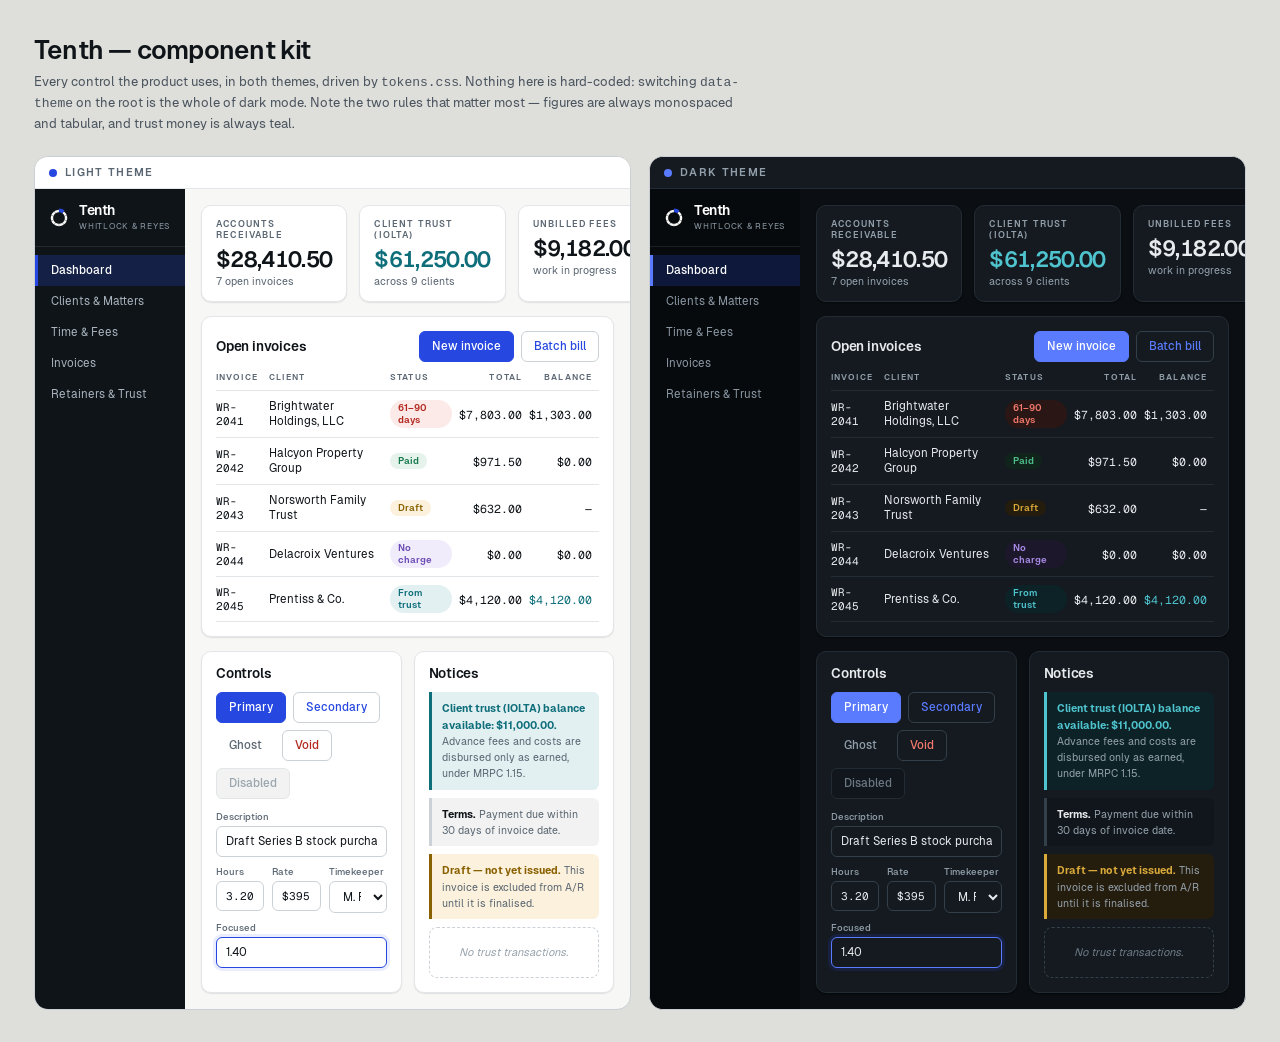
<file: brand/02-design-system/tenth-ui-kit.html>
<!doctype html><html><head><meta charset="utf-8"><title>Tenth — UI Kit</title><style>
@font-face{font-family:'Geist';font-style:normal;font-weight:400;font-display:block;src:url([data-uri]) format('woff2');}@font-face{font-family:'Geist';font-style:normal;font-weight:500;font-display:block;src:url([data-uri]) format('woff2');}@font-face{font-family:'Geist';font-style:normal;font-weight:600;font-display:block;src:url([data-uri]) format('woff2');}@font-face{font-family:'Geist';font-style:normal;font-weight:700;font-display:block;src:url([data-uri]) format('woff2');}@font-face{font-family:'Geist Mono';font-style:normal;font-weight:400;font-display:block;src:url([data-uri]) format('woff2');}
/* ============================================================
   Tenth — Design Tokens  v1.0
   Billing & Trust for Law Firms
   Typefaces: Geist Sans / Geist Mono (SIL OFL 1.1)
   ============================================================ */

:root{
  /* ---- Brand core ---------------------------------------- */
  --t-ink:            #0F1419;   /* primary text, the mark            */
  --t-graphite:       #2C343C;   /* dark surfaces, secondary headings */
  --t-slate:          #5A6672;   /* muted text, captions              */
  --t-mist:           #9AA5AE;   /* disabled text, placeholder        */
  --t-line:           #E3E6E8;   /* hairlines, table rules            */
  --t-line-strong:    #CBD1D6;
  --t-paper:          #F7F7F5;   /* app canvas                        */
  --t-surface:        #FFFFFF;   /* cards, panels                     */
  --t-surface-sunk:   #F1F2F1;   /* wells, table headers              */

  /* ---- Accent: the tenth --------------------------------- */
  --t-cobalt:         #2748E0;   /* primary action, the live segment  */
  --t-cobalt-press:   #1B34A8;
  --t-cobalt-soft:    #E9EDFD;
  --t-cobalt-line:    #BCC8F7;

  /* ---- Money states -------------------------------------- */
  --t-paid:           #16794C;   --t-paid-soft:    #E6F2EC;
  --t-due:            #B3271E;   --t-due-soft:     #FBEAE8;
  --t-draft:          #8A6100;   --t-draft-soft:   #FBF1DC;
  --t-nocharge:       #6A4BB5;   --t-nocharge-soft:#F1ECFB;
  /* Trust money is never the same colour as operating money. */
  --t-trust:          #0E6E7A;   --t-trust-soft:   #E3F0F2;  --t-trust-line:#B9DBDF;

  /* ---- Type ---------------------------------------------- */
  --t-font-ui:    'Geist','Geist Sans',-apple-system,BlinkMacSystemFont,'Segoe UI',Roboto,Helvetica,Arial,sans-serif;
  --t-font-num:   'Geist Mono',ui-monospace,'SF Mono',Menlo,Consolas,monospace;
  --t-font-doc:   'Geist','Geist Sans',-apple-system,'Segoe UI',Helvetica,Arial,sans-serif;

  --t-size-display: 30px;  --t-lh-display: 1.15;  --t-track-display: -0.03em;
  --t-size-h1:      21px;  --t-lh-h1:      1.2;   --t-track-h1:      -0.022em;
  --t-size-h2:      16px;  --t-lh-h2:      1.25;  --t-track-h2:      -0.015em;
  --t-size-h3:      14px;  --t-lh-h3:      1.3;   --t-track-h3:      -0.01em;
  --t-size-body:    13.5px;--t-lh-body:    1.5;
  --t-size-small:   12px;  --t-lh-small:   1.45;
  --t-size-micro:   10.5px;--t-track-micro: 0.14em;  /* uppercase eyebrows */

  --t-weight-regular:400; --t-weight-medium:500; --t-weight-semi:600;

  /* ---- Geometry ------------------------------------------ */
  --t-radius-sm: 5px; --t-radius: 8px; --t-radius-lg: 12px; --t-radius-pill: 999px;
  --t-space-1:4px; --t-space-2:8px; --t-space-3:12px; --t-space-4:16px;
  --t-space-5:24px; --t-space-6:32px; --t-space-7:48px;
  --t-border: 1px solid var(--t-line);

  --t-shadow-sm: 0 1px 2px rgba(15,20,25,.06), 0 1px 1px rgba(15,20,25,.04);
  --t-shadow:    0 1px 3px rgba(15,20,25,.08), 0 1px 2px rgba(15,20,25,.05);
  --t-shadow-lg: 0 12px 32px rgba(15,20,25,.14), 0 2px 8px rgba(15,20,25,.07);
  --t-focus:     0 0 0 3px var(--t-cobalt-soft);

  /* ---- Semantic aliases used by the app ------------------ */
  --t-bg: var(--t-paper);
  --t-text: var(--t-ink);
  --t-text-muted: var(--t-slate);
  --t-nav-bg: var(--t-ink);
  --t-nav-text: #A9B4BE;
  --t-nav-text-active: #FFFFFF;
}

/* ---- Dark theme ------------------------------------------ */
:root[data-theme="dark"], [data-theme="dark"]{
  --t-ink:          #E7EBEE;
  --t-graphite:     #C3CCD4;
  --t-slate:        #93A0AB;
  --t-mist:         #6C7883;
  --t-line:         #232C34;
  --t-line-strong:  #33404A;
  --t-paper:        #0B0F13;
  --t-surface:      #141A20;
  --t-surface-sunk: #10161B;

  --t-cobalt:       #5B7BFF;
  --t-cobalt-press: #7E97FF;
  --t-cobalt-soft:  #17203F;
  --t-cobalt-line:  #2C3C74;

  --t-paid:#4FBE8B; --t-paid-soft:#11241C;
  --t-due:#F2796C;  --t-due-soft:#2A1614;
  --t-draft:#D9A93A;--t-draft-soft:#241C0D;
  --t-nocharge:#A88DE8; --t-nocharge-soft:#1D172B;
  --t-trust:#4FC3CE;    --t-trust-soft:#0C2226; --t-trust-line:#1C4249;

  --t-shadow-sm: 0 1px 2px rgba(0,0,0,.5);
  --t-shadow:    0 2px 6px rgba(0,0,0,.55);
  --t-shadow-lg: 0 16px 40px rgba(0,0,0,.6);
  --t-focus:     0 0 0 3px rgba(91,123,255,.28);

  --t-nav-bg: #070A0D;
  --t-nav-text: #8B98A4;
}

/* ---- Printed documents ----------------------------------- */
/* Invoices carry the billing company's identity, not Tenth's.
   Document ink stays neutral so any firm's letterhead leads.  */
@media print{
  :root{
    --t-doc-ink:#101418; --t-doc-rule:#C9CFD4; --t-doc-band:#101418;
    --t-doc-band-text:#FFFFFF; --t-doc-sub:#5A6672;
  }
}

*{box-sizing:border-box}
body{margin:0;background:#DEDEDA;font-family:'Geist',sans-serif;padding:34px;color:#0F1419}
.hd{max-width:1500px;margin:0 auto 22px}
.hd h1{font-size:26px;font-weight:600;letter-spacing:-.03em;margin:0 0 5px}
.hd p{margin:0;font-size:13px;color:#4A545E;max-width:720px;line-height:1.55}
.wrapper{display:grid;grid-template-columns:1fr 1fr;gap:18px;max-width:1500px;margin:0 auto}
.ui{border-radius:14px;overflow:hidden;border:1px solid #C9CFD4;background:var(--t-paper)}
.uihead{display:flex;align-items:center;gap:8px;padding:9px 14px;background:var(--t-surface);
  border-bottom:1px solid var(--t-line);font-size:11px;letter-spacing:.12em;text-transform:uppercase;
  font-weight:600;color:var(--t-slate)}
.dot{width:8px;height:8px;border-radius:50%;background:var(--t-cobalt)}
.app{display:flex;min-height:640px}
.nav{width:150px;background:var(--t-nav-bg);padding:0 0 12px;flex:0 0 150px}
.brandrow{display:flex;gap:9px;align-items:center;padding:14px 13px;border-bottom:1px solid rgba(255,255,255,.09);margin-bottom:8px}
.brandrow b{display:block;color:#fff;font-size:14px;font-weight:600;letter-spacing:-.03em;line-height:1.1}
.brandrow span{display:block;font-size:8.5px;letter-spacing:.09em;text-transform:uppercase;color:#8B98A4;margin-top:2px}
.nav a{display:block;padding:8px 13px;color:var(--t-nav-text);font-size:11.5px;border-left:3px solid transparent;cursor:default}
.nav a.on{background:rgba(39,72,224,.22);color:#fff;border-left-color:var(--t-cobalt);font-weight:500}
main{flex:1;padding:16px;display:flex;flex-direction:column;gap:14px;min-width:0}
.row{display:grid;gap:12px} .stats{grid-template-columns:repeat(3,1fr)} .two{grid-template-columns:1fr 1fr}
.stat,.card{background:var(--t-surface);border:1px solid var(--t-line);border-radius:10px;box-shadow:var(--t-shadow-sm)}
.stat{padding:13px 14px}
.stat .k{font-size:9px;letter-spacing:.13em;text-transform:uppercase;color:var(--t-slate);font-weight:600}
.stat .v{font-size:22px;font-weight:600;letter-spacing:-.03em;margin:5px 0 2px;color:var(--t-ink);font-variant-numeric:tabular-nums}
.stat .v.trust{color:var(--t-trust)}
.stat .s{font-size:10.5px;color:var(--t-slate)}
.card{padding:14px}
.cardhead{display:flex;align-items:center;justify-content:space-between;margin-bottom:10px}
h3{font-size:13.5px;font-weight:600;letter-spacing:-.015em;margin:0 0 10px;color:var(--t-ink)}
.cardhead h3{margin:0}
.btns{display:flex;gap:7px} .btns.wrap{flex-wrap:wrap;margin-bottom:12px}
.btn{font-family:inherit;font-size:11.5px;font-weight:500;padding:7px 12px;border-radius:6px;
  background:var(--t-cobalt);color:#fff;border:1px solid var(--t-cobalt);cursor:default}
.btn.sec{background:var(--t-surface);color:var(--t-cobalt);border-color:var(--t-line-strong)}
.btn.ghost{background:transparent;border-color:transparent;color:var(--t-slate)}
.btn.danger{background:var(--t-surface);color:var(--t-due);border-color:var(--t-line-strong)}
.btn[disabled]{background:var(--t-surface-sunk);color:var(--t-mist);border-color:var(--t-line)}
table{width:100%;border-collapse:collapse;font-size:11.5px}
th{text-align:left;font-size:8.5px;letter-spacing:.13em;text-transform:uppercase;color:var(--t-slate);
  font-weight:600;padding:0 7px 7px 0;border-bottom:1px solid var(--t-line)}
td{padding:8px 7px 8px 0;border-bottom:1px solid var(--t-line);color:var(--t-ink)}
th.n,td.n{text-align:right;font-family:'Geist Mono',monospace;font-variant-numeric:tabular-nums}
th.n{font-family:'Geist',sans-serif}
.mono{font-family:'Geist Mono',monospace;font-size:11px}
td.trustnum{color:var(--t-trust)}
.tag{display:inline-block;font-size:9.5px;font-weight:600;padding:2px 8px;border-radius:999px}
.tag.paid{background:var(--t-paid-soft);color:var(--t-paid)}
.tag.due{background:var(--t-due-soft);color:var(--t-due)}
.tag.draft{background:var(--t-draft-soft);color:var(--t-draft)}
.tag.nc{background:var(--t-nocharge-soft);color:var(--t-nocharge)}
.tag.trust{background:var(--t-trust-soft);color:var(--t-trust)}
.field{margin-bottom:9px} .fieldrow{display:grid;grid-template-columns:1fr 1fr 1.2fr;gap:8px}
label{display:block;font-size:9.5px;color:var(--t-slate);margin-bottom:3px;font-weight:500}
input,select{width:100%;font-family:inherit;font-size:11.5px;padding:7px 9px;border-radius:6px;
  border:1px solid var(--t-line-strong);background:var(--t-surface);color:var(--t-ink)}
input.foc{border-color:var(--t-cobalt);box-shadow:0 0 0 3px var(--t-cobalt-soft)}
.note{font-size:10.5px;line-height:1.55;color:var(--t-slate);background:var(--t-surface-sunk);
  border-left:3px solid var(--t-line-strong);border-radius:0 6px 6px 0;padding:8px 10px;margin-bottom:8px}
.note b{color:var(--t-ink)}
.note.trustnote{background:var(--t-trust-soft);border-left-color:var(--t-trust)}
.note.trustnote b{color:var(--t-trust)}
.note.warn{background:var(--t-draft-soft);border-left-color:var(--t-draft)}
.note.warn b{color:var(--t-draft)}
.empty{border:1px dashed var(--t-line-strong);border-radius:8px;padding:18px;text-align:center;
  font-size:11px;color:var(--t-mist);font-style:italic}
</style></head><body>
<div class="hd"><h1>Tenth — component kit</h1>
<p>Every control the product uses, in both themes, driven by <code>tokens.css</code>. Nothing here is hard-coded: switching <code>data-theme</code> on the root is the whole of dark mode. Note the two rules that matter most — figures are always monospaced and tabular, and trust money is always teal.</p></div>
<div class="wrapper">
<div class="ui" data-theme="light">
 <div class="uihead"><span class="dot"></span>Light theme</div>
 <div class="app">
  <aside class="nav">
    <div class="brandrow"><svg width="22" height="22" xmlns="http://www.w3.org/2000/svg" viewBox="0 0 100 100"><path d="M50.489 15.003 A35.0 35.0 0 0 1 70.175 21.400" fill="none" stroke="#2748E0" stroke-width="17.0"/><path d="M69.169 24.377 A32 32 0 0 1 80.293 39.687" fill="none" stroke="#F7F7F5" stroke-width="11"/><path d="M80.569 40.537 A32 32 0 0 1 80.569 59.463" fill="none" stroke="#F7F7F5" stroke-width="11"/><path d="M80.293 60.313 A32 32 0 0 1 69.169 75.623" fill="none" stroke="#F7F7F5" stroke-width="11"/><path d="M68.446 76.149 A32 32 0 0 1 50.447 81.997" fill="none" stroke="#F7F7F5" stroke-width="11"/><path d="M49.553 81.997 A32 32 0 0 1 31.554 76.149" fill="none" stroke="#F7F7F5" stroke-width="11"/><path d="M30.831 75.623 A32 32 0 0 1 19.707 60.313" fill="none" stroke="#F7F7F5" stroke-width="11"/><path d="M19.431 59.463 A32 32 0 0 1 19.431 40.537" fill="none" stroke="#F7F7F5" stroke-width="11"/><path d="M19.707 39.687 A32 32 0 0 1 30.831 24.377" fill="none" stroke="#F7F7F5" stroke-width="11"/><path d="M31.554 23.851 A32 32 0 0 1 49.553 18.003" fill="none" stroke="#F7F7F5" stroke-width="11"/></svg><div><b>Tenth</b><span>Whitlock &amp; Reyes</span></div></div>
    <a class="on">Dashboard</a><a>Clients &amp; Matters</a><a>Time &amp; Fees</a><a>Invoices</a><a>Retainers &amp; Trust</a>
  </aside>
  <main>
    <div class="row stats">
      <div class="stat"><div class="k">Accounts receivable</div><div class="v">$28,410.50</div><div class="s">7 open invoices</div></div>
      <div class="stat"><div class="k">Client trust (IOLTA)</div><div class="v trust">$61,250.00</div><div class="s">across 9 clients</div></div>
      <div class="stat"><div class="k">Unbilled fees</div><div class="v">$9,182.00</div><div class="s">work in progress</div></div>
    </div>
    <div class="card">
      <div class="cardhead"><h3>Open invoices</h3><div class="btns"><button class="btn">New invoice</button><button class="btn sec">Batch bill</button></div></div>
      <table>
        <thead><tr><th>Invoice</th><th>Client</th><th>Status</th><th class="n">Total</th><th class="n">Balance</th></tr></thead>
        <tbody>
          <tr><td class="mono">WR-2041</td><td>Brightwater Holdings, LLC</td><td><span class="tag due">61–90 days</span></td><td class="n">$7,803.00</td><td class="n">$1,303.00</td></tr>
          <tr><td class="mono">WR-2042</td><td>Halcyon Property Group</td><td><span class="tag paid">Paid</span></td><td class="n">$971.50</td><td class="n">$0.00</td></tr>
          <tr><td class="mono">WR-2043</td><td>Norsworth Family Trust</td><td><span class="tag draft">Draft</span></td><td class="n">$632.00</td><td class="n">—</td></tr>
          <tr><td class="mono">WR-2044</td><td>Delacroix Ventures</td><td><span class="tag nc">No charge</span></td><td class="n">$0.00</td><td class="n">$0.00</td></tr>
          <tr><td class="mono">WR-2045</td><td>Prentiss &amp; Co.</td><td><span class="tag trust">From trust</span></td><td class="n">$4,120.00</td><td class="n trustnum">$4,120.00</td></tr>
        </tbody>
      </table>
    </div>
    <div class="row two">
      <div class="card">
        <h3>Controls</h3>
        <div class="btns wrap">
          <button class="btn">Primary</button><button class="btn sec">Secondary</button>
          <button class="btn ghost">Ghost</button><button class="btn danger">Void</button>
          <button class="btn" disabled>Disabled</button>
        </div>
        <div class="field"><label>Description</label><input value="Draft Series B stock purchase agreement"></div>
        <div class="fieldrow">
          <div class="field"><label>Hours</label><input class="mono" value="3.20"></div>
          <div class="field"><label>Rate</label><input class="mono" value="$395.00"></div>
          <div class="field"><label>Timekeeper</label><select><option>M. Reyes</option></select></div>
        </div>
        <div class="field"><label>Focused</label><input class="foc" value="1.40"></div>
      </div>
      <div class="card">
        <h3>Notices</h3>
        <div class="note trustnote"><b>Client trust (IOLTA) balance available: $11,000.00.</b> Advance fees and costs are disbursed only as earned, under MRPC 1.15.</div>
        <div class="note"><b>Terms.</b> Payment due within 30 days of invoice date.</div>
        <div class="note warn"><b>Draft — not yet issued.</b> This invoice is excluded from A/R until it is finalised.</div>
        <div class="empty">No trust transactions.</div>
      </div>
    </div>
  </main>
 </div>
</div>
<div class="ui" data-theme="dark">
 <div class="uihead"><span class="dot"></span>Dark theme</div>
 <div class="app">
  <aside class="nav">
    <div class="brandrow"><svg width="22" height="22" xmlns="http://www.w3.org/2000/svg" viewBox="0 0 100 100"><path d="M50.489 15.003 A35.0 35.0 0 0 1 70.175 21.400" fill="none" stroke="#2748E0" stroke-width="17.0"/><path d="M69.169 24.377 A32 32 0 0 1 80.293 39.687" fill="none" stroke="#F7F7F5" stroke-width="11"/><path d="M80.569 40.537 A32 32 0 0 1 80.569 59.463" fill="none" stroke="#F7F7F5" stroke-width="11"/><path d="M80.293 60.313 A32 32 0 0 1 69.169 75.623" fill="none" stroke="#F7F7F5" stroke-width="11"/><path d="M68.446 76.149 A32 32 0 0 1 50.447 81.997" fill="none" stroke="#F7F7F5" stroke-width="11"/><path d="M49.553 81.997 A32 32 0 0 1 31.554 76.149" fill="none" stroke="#F7F7F5" stroke-width="11"/><path d="M30.831 75.623 A32 32 0 0 1 19.707 60.313" fill="none" stroke="#F7F7F5" stroke-width="11"/><path d="M19.431 59.463 A32 32 0 0 1 19.431 40.537" fill="none" stroke="#F7F7F5" stroke-width="11"/><path d="M19.707 39.687 A32 32 0 0 1 30.831 24.377" fill="none" stroke="#F7F7F5" stroke-width="11"/><path d="M31.554 23.851 A32 32 0 0 1 49.553 18.003" fill="none" stroke="#F7F7F5" stroke-width="11"/></svg><div><b>Tenth</b><span>Whitlock &amp; Reyes</span></div></div>
    <a class="on">Dashboard</a><a>Clients &amp; Matters</a><a>Time &amp; Fees</a><a>Invoices</a><a>Retainers &amp; Trust</a>
  </aside>
  <main>
    <div class="row stats">
      <div class="stat"><div class="k">Accounts receivable</div><div class="v">$28,410.50</div><div class="s">7 open invoices</div></div>
      <div class="stat"><div class="k">Client trust (IOLTA)</div><div class="v trust">$61,250.00</div><div class="s">across 9 clients</div></div>
      <div class="stat"><div class="k">Unbilled fees</div><div class="v">$9,182.00</div><div class="s">work in progress</div></div>
    </div>
    <div class="card">
      <div class="cardhead"><h3>Open invoices</h3><div class="btns"><button class="btn">New invoice</button><button class="btn sec">Batch bill</button></div></div>
      <table>
        <thead><tr><th>Invoice</th><th>Client</th><th>Status</th><th class="n">Total</th><th class="n">Balance</th></tr></thead>
        <tbody>
          <tr><td class="mono">WR-2041</td><td>Brightwater Holdings, LLC</td><td><span class="tag due">61–90 days</span></td><td class="n">$7,803.00</td><td class="n">$1,303.00</td></tr>
          <tr><td class="mono">WR-2042</td><td>Halcyon Property Group</td><td><span class="tag paid">Paid</span></td><td class="n">$971.50</td><td class="n">$0.00</td></tr>
          <tr><td class="mono">WR-2043</td><td>Norsworth Family Trust</td><td><span class="tag draft">Draft</span></td><td class="n">$632.00</td><td class="n">—</td></tr>
          <tr><td class="mono">WR-2044</td><td>Delacroix Ventures</td><td><span class="tag nc">No charge</span></td><td class="n">$0.00</td><td class="n">$0.00</td></tr>
          <tr><td class="mono">WR-2045</td><td>Prentiss &amp; Co.</td><td><span class="tag trust">From trust</span></td><td class="n">$4,120.00</td><td class="n trustnum">$4,120.00</td></tr>
        </tbody>
      </table>
    </div>
    <div class="row two">
      <div class="card">
        <h3>Controls</h3>
        <div class="btns wrap">
          <button class="btn">Primary</button><button class="btn sec">Secondary</button>
          <button class="btn ghost">Ghost</button><button class="btn danger">Void</button>
          <button class="btn" disabled>Disabled</button>
        </div>
        <div class="field"><label>Description</label><input value="Draft Series B stock purchase agreement"></div>
        <div class="fieldrow">
          <div class="field"><label>Hours</label><input class="mono" value="3.20"></div>
          <div class="field"><label>Rate</label><input class="mono" value="$395.00"></div>
          <div class="field"><label>Timekeeper</label><select><option>M. Reyes</option></select></div>
        </div>
        <div class="field"><label>Focused</label><input class="foc" value="1.40"></div>
      </div>
      <div class="card">
        <h3>Notices</h3>
        <div class="note trustnote"><b>Client trust (IOLTA) balance available: $11,000.00.</b> Advance fees and costs are disbursed only as earned, under MRPC 1.15.</div>
        <div class="note"><b>Terms.</b> Payment due within 30 days of invoice date.</div>
        <div class="note warn"><b>Draft — not yet issued.</b> This invoice is excluded from A/R until it is finalised.</div>
        <div class="empty">No trust transactions.</div>
      </div>
    </div>
  </main>
 </div>
</div></div>
</body></html>
</file>
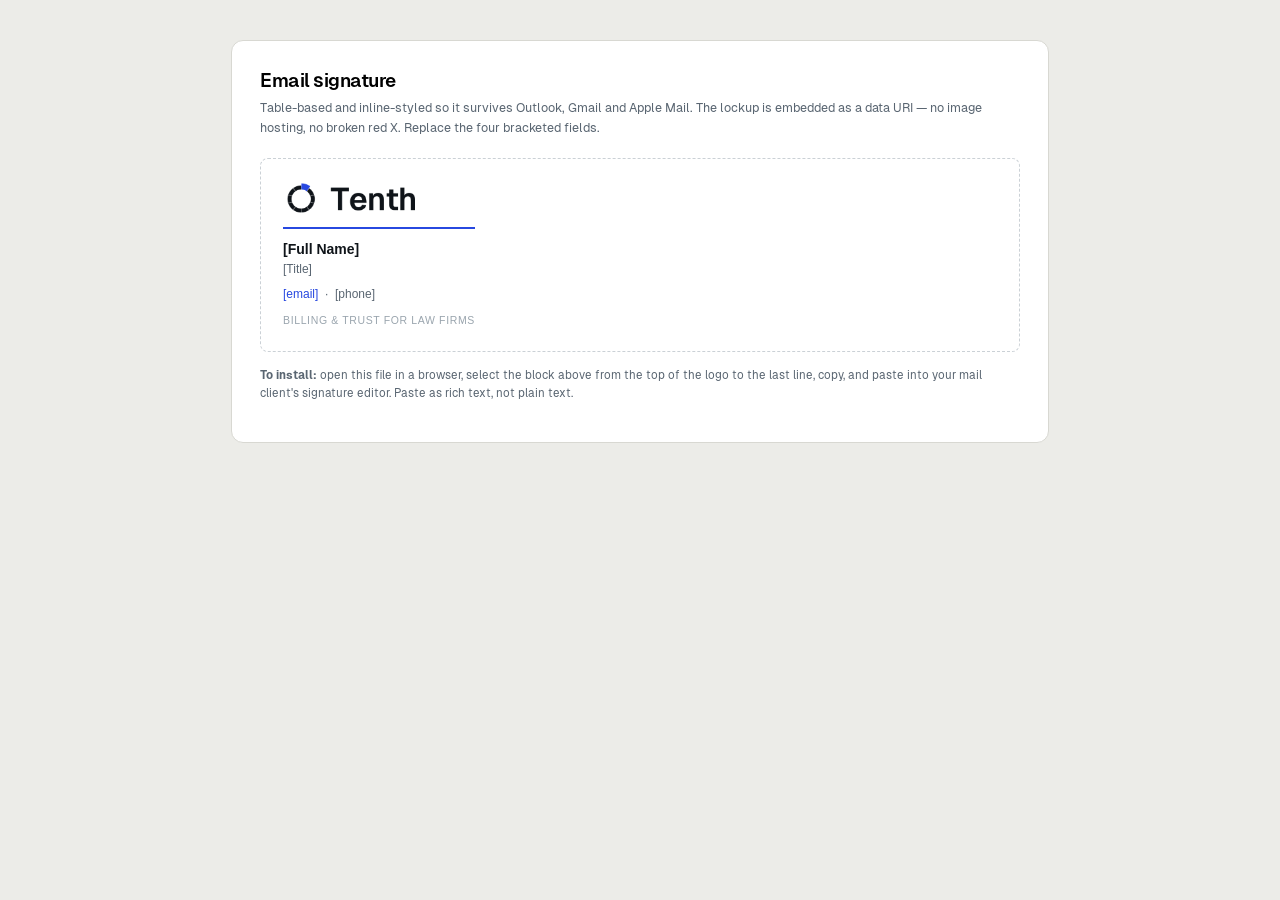
<file: brand/04-go-to-market/tenth-email-signature.html>
<!doctype html><html><head><meta charset="utf-8"><title>Tenth — Email signature</title><style>
@font-face{font-family:'Geist';font-style:normal;font-weight:400;font-display:block;src:url([data-uri]) format('woff2');}@font-face{font-family:'Geist';font-style:normal;font-weight:500;font-display:block;src:url([data-uri]) format('woff2');}@font-face{font-family:'Geist';font-style:normal;font-weight:600;font-display:block;src:url([data-uri]) format('woff2');}@font-face{font-family:'Geist';font-style:normal;font-weight:700;font-display:block;src:url([data-uri]) format('woff2');}@font-face{font-family:'Geist Mono';font-style:normal;font-weight:400;font-display:block;src:url([data-uri]) format('woff2');}
body{margin:0;background:#ECECE8;font-family:'Geist',sans-serif;padding:40px}
.card{max-width:760px;margin:0 auto;background:#fff;border:1px solid #D8D8D2;border-radius:12px;padding:28px}
h1{font-size:19px;font-weight:600;letter-spacing:-.025em;margin:0 0 6px}
p.h{font-size:12.5px;color:#5A6672;line-height:1.6;margin:0 0 20px}
.frame{border:1px dashed #CBD1D6;border-radius:8px;padding:22px;background:#fff}
pre{background:#0F1419;color:#C6D0DA;font-family:'Geist Mono',monospace;font-size:10.5px;
 line-height:1.55;padding:16px;border-radius:8px;overflow:auto;margin:18px 0 0;white-space:pre-wrap;word-break:break-all}
.note{font-size:11.5px;color:#5A6672;margin-top:14px;line-height:1.6}
</style></head><body><div class="card">
<h1>Email signature</h1>
<p class="h">Table-based and inline-styled so it survives Outlook, Gmail and Apple Mail. The lockup is embedded as a data URI — no image hosting, no broken red X. Replace the four bracketed fields.</p>
<div class="frame">
<table cellpadding="0" cellspacing="0" border="0" style="font-family:Helvetica,Arial,sans-serif;color:#0F1419;font-size:13px;line-height:1.45">
 <tr><td style="padding-bottom:10px"><img src="[data-uri]" width="132" alt="Tenth" style="display:block;border:0"></td></tr>
 <tr><td style="border-top:2px solid #2748E0;padding-top:10px">
   <div style="font-size:14px;font-weight:bold;color:#0F1419">[Full Name]</div>
   <div style="font-size:12px;color:#5A6672;padding-top:1px">[Title]</div>
   <div style="font-size:12px;color:#5A6672;padding-top:8px">
     <a href="mailto:[email]" style="color:#2748E0;text-decoration:none">[email]</a>
     &nbsp;&middot;&nbsp; [phone]
   </div>
   <div style="font-size:10.5px;color:#9AA5AE;padding-top:10px;letter-spacing:.06em;text-transform:uppercase">
     Billing &amp; Trust for Law Firms
   </div>
 </td></tr>
</table>
</div>
<p class="note"><b>To install:</b> open this file in a browser, select the block above from the top of the logo to the last line, copy, and paste into your mail client's signature editor. Paste as rich text, not plain text.</p>
</div></body></html>
</file>
